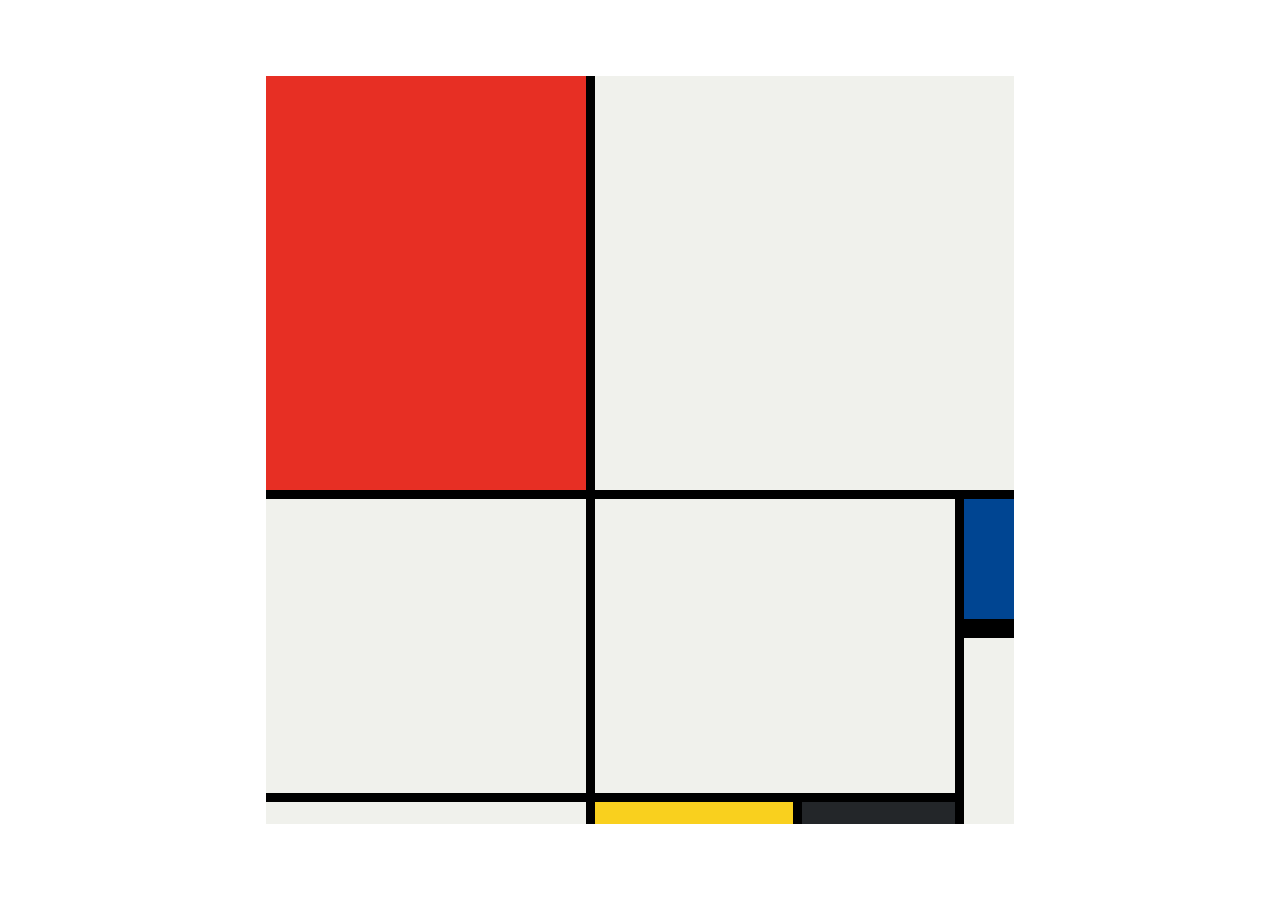
<file: 10.3 Mondrian Project/index.html>
<!DOCTYPE html>
<html lang="en">

<head>
  <meta charset="UTF-8">
  <meta name="viewport" content="width=device-width, initial-scale=1.0">
  <title>Mondrian Project</title>
  <style>
    /* 
    Write your CSS here 
    Gap Colour: #000
    White: #F0F1EC
    Red: #E72F24
    Black: #232629
    Blue: #004592
    Yellow: #F9D01E

    For dimensions, see dimensions.png image.
    HINT: Remember you can't change the properties of grid lines.
    But grid lines are transparent!
    */
    body {
      display: flex;
      justify-content: center;
      align-items: center;
      height: 100vh;
      margin: 0;
      padding: 0;
    }

    .container {
      height: 748px;
      width: 748px;
      display: grid;
      background-color: #000;
      grid-template-columns: 320px 198px 153px 50px;
      grid-template-rows: 414px 130px 155px 22px;
      gap: 9px;
    }

    .item {
      background-color: #F0F1EC;
    }

    .red {
      background-color: #E72F24;
    }

    .white1 {
      grid-column: span 3;
    }

    .white2 {
      grid-row: span 2;
    }

    .white3 {
      grid-area: 2 / 2 / 4 /4
    }

    .blue {
      background-color: #004592;
      border-bottom: 10px solid #000;
    }

    .white4 {
      grid-row: span 2;
    }

    .yellow {
      background-color: #F9D01E;
    }

    .black {
      background-color: #232629;
    }
  </style>
</head>

<body>
  <!-- Write your HTML here -->
  <div class="container">
    <div class="item red"></div>
    <div class="item white1"></div>
    <div class="item white2"></div>
    <div class="item white3"></div>

    <div class="item blue"></div>
    <div class="item white4"></div>

    <div class="item"></div>
    <div class="item yellow"></div>
    <div class="item black"></div>
  </div>
</body>

</html>
</file>
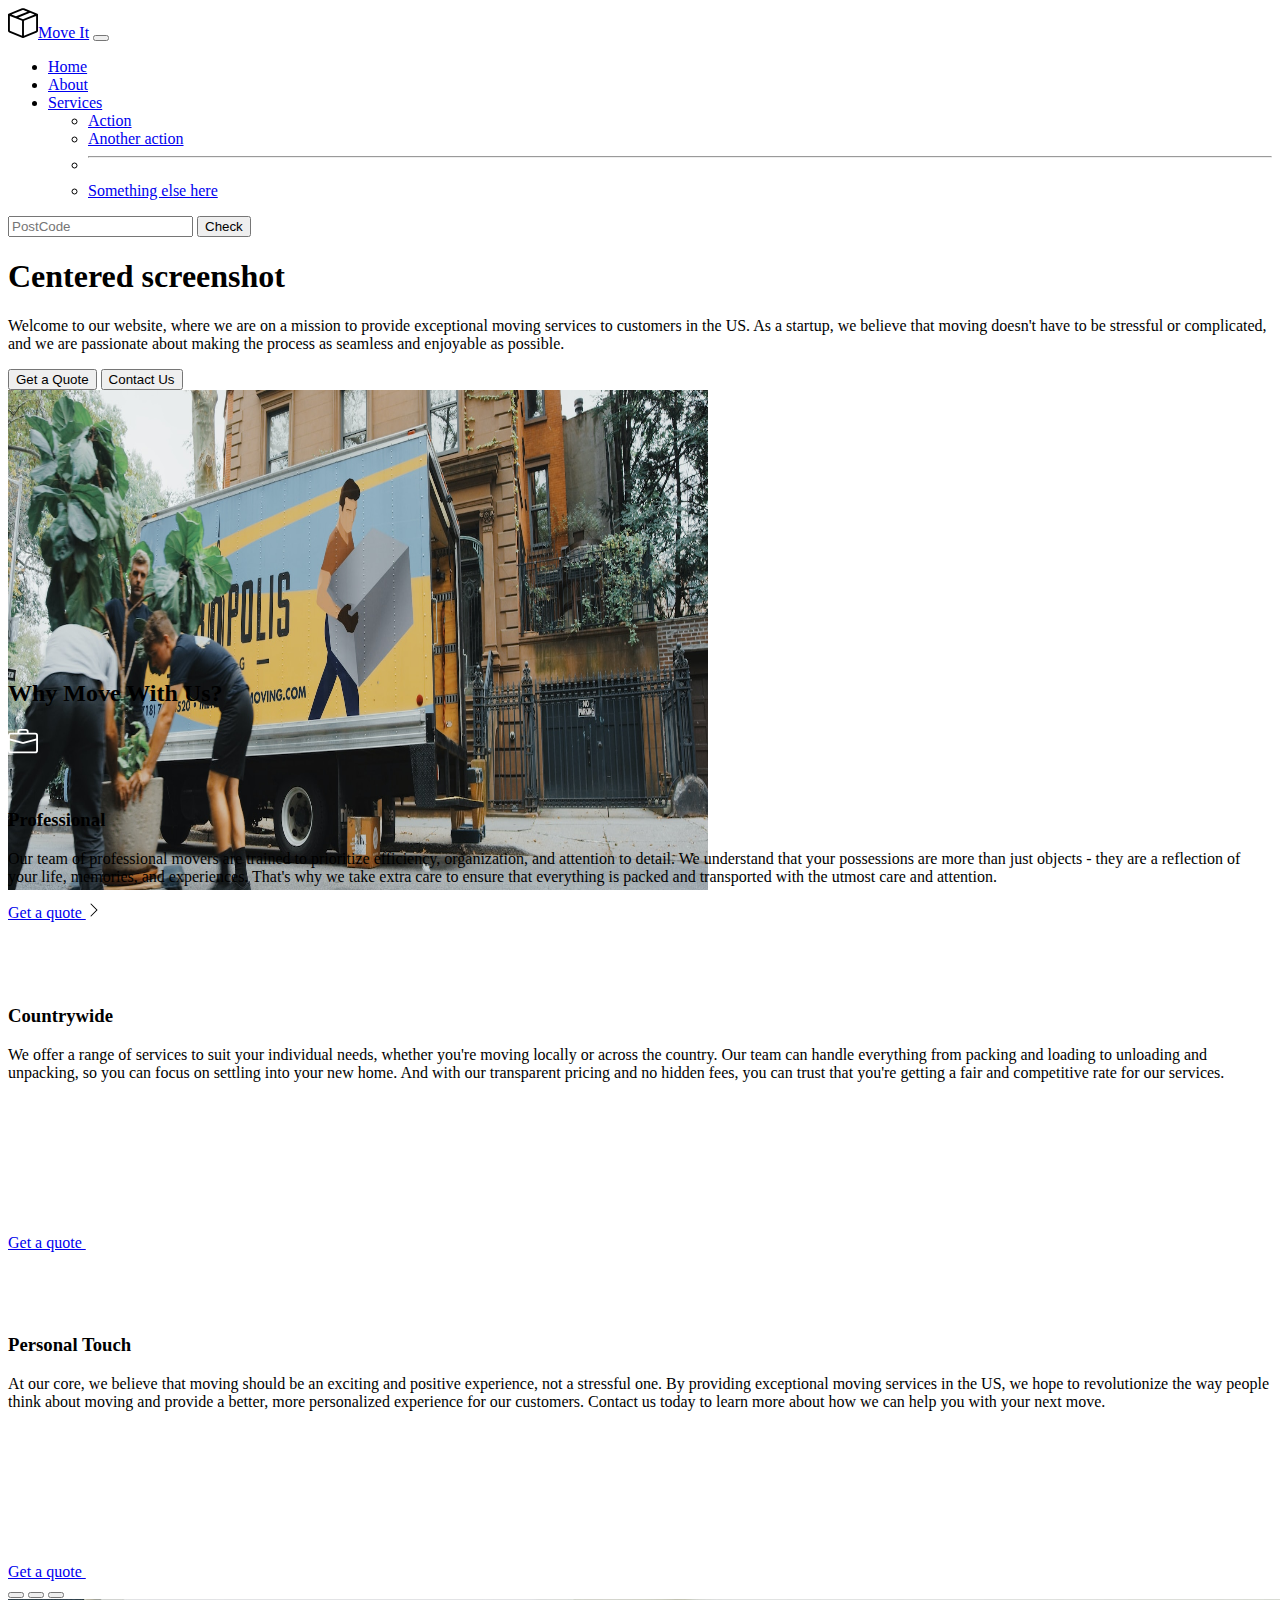
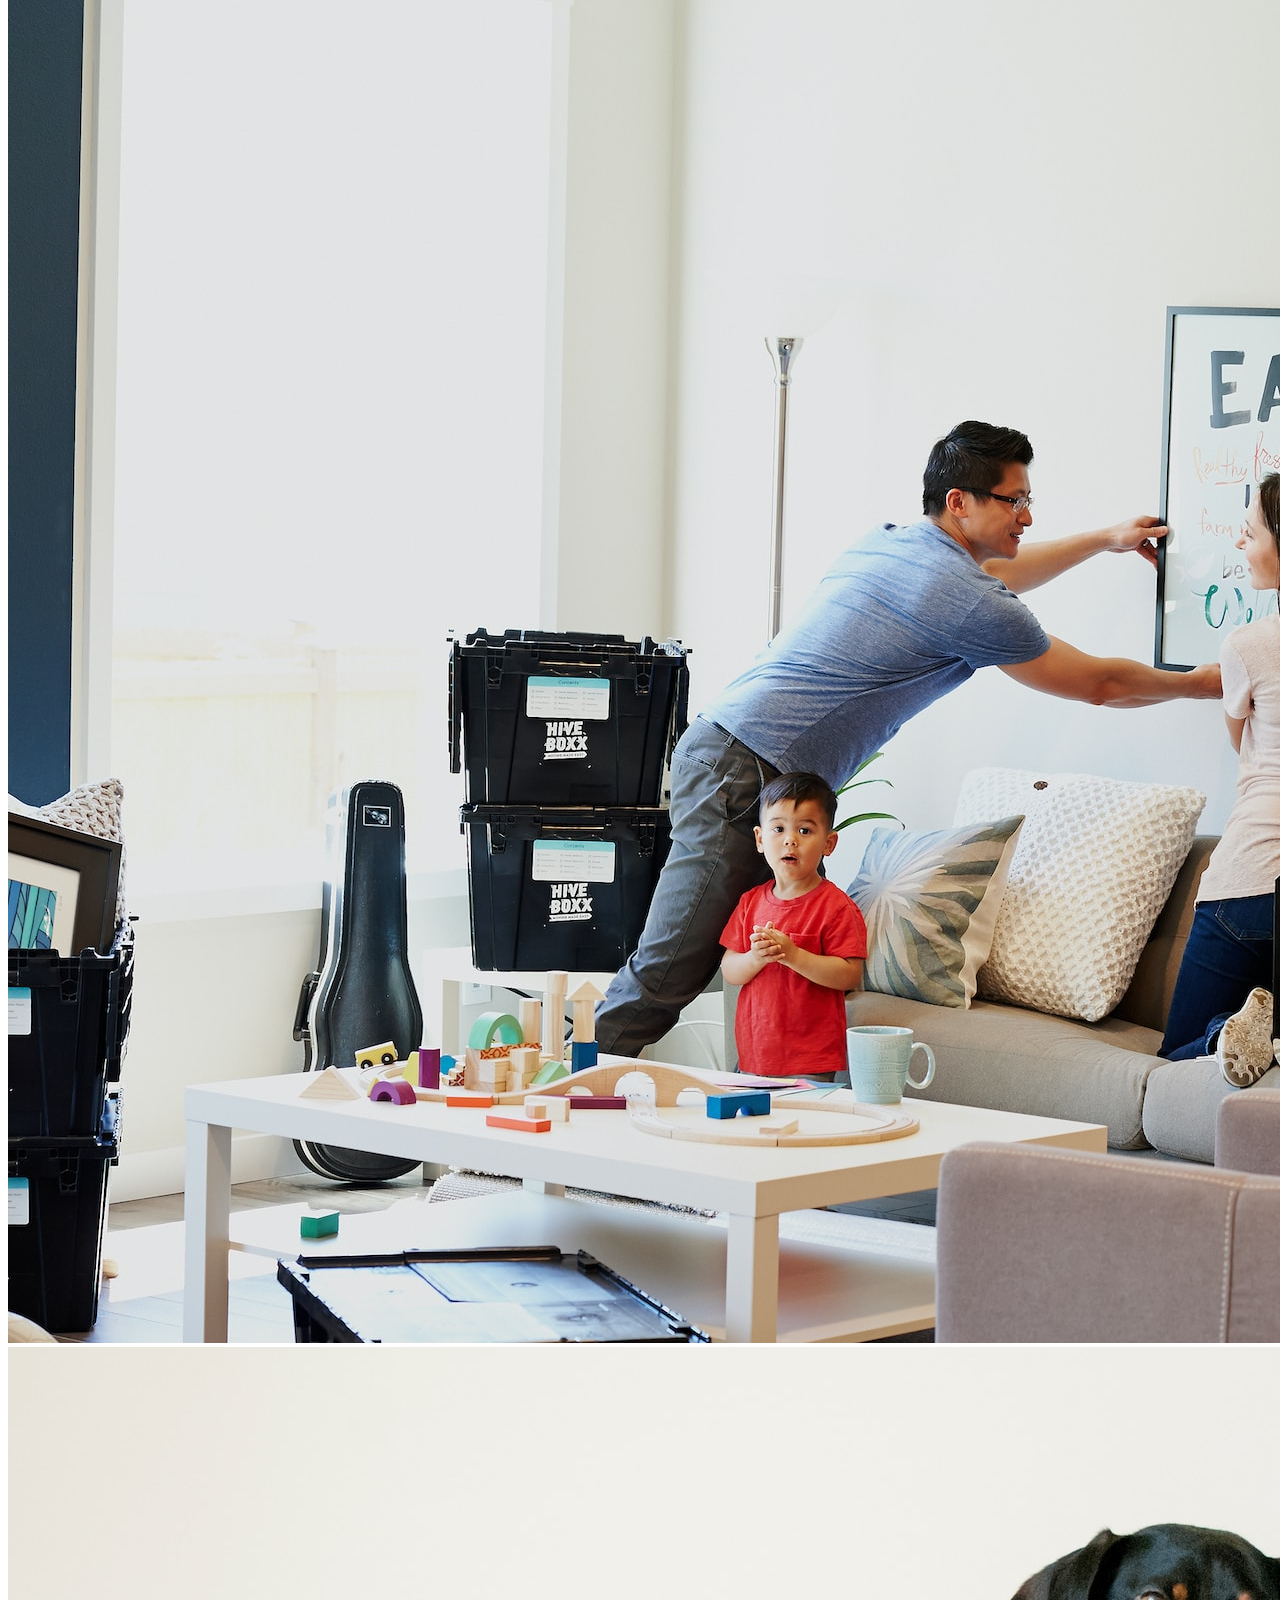
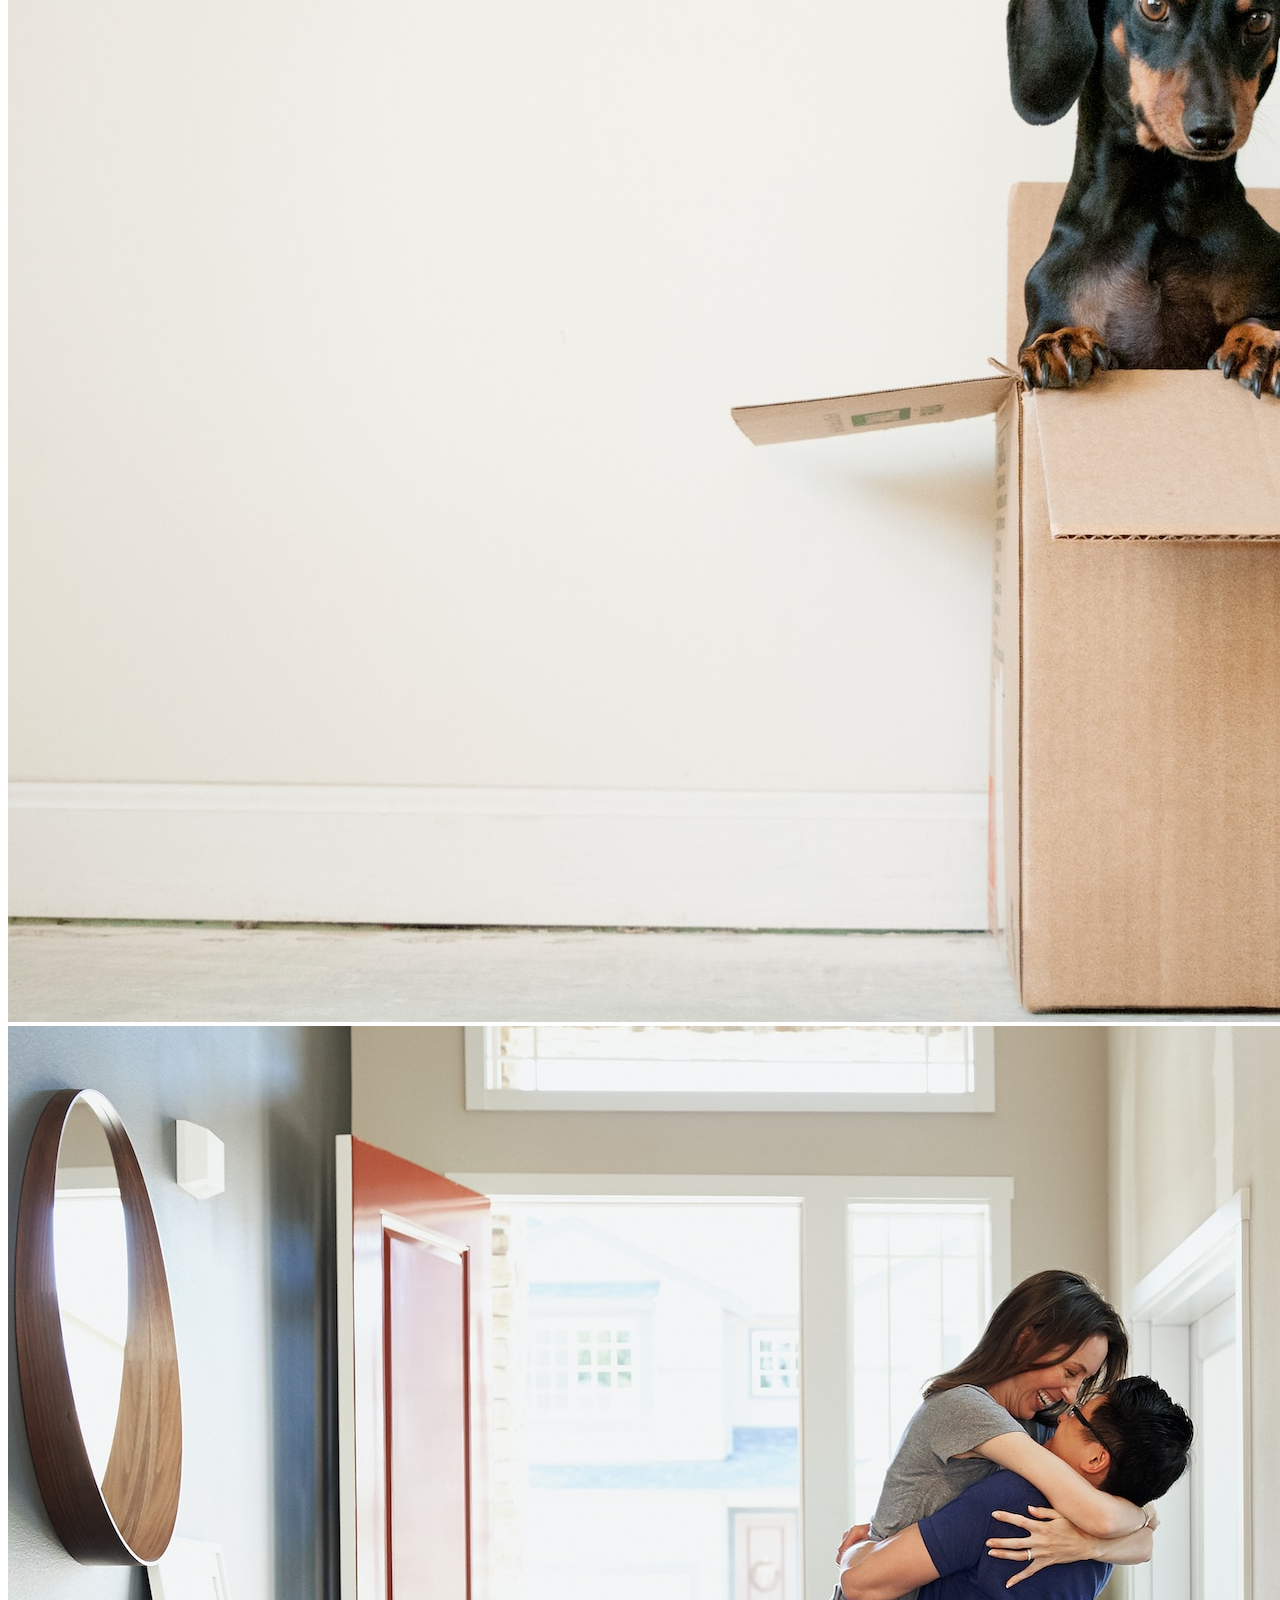
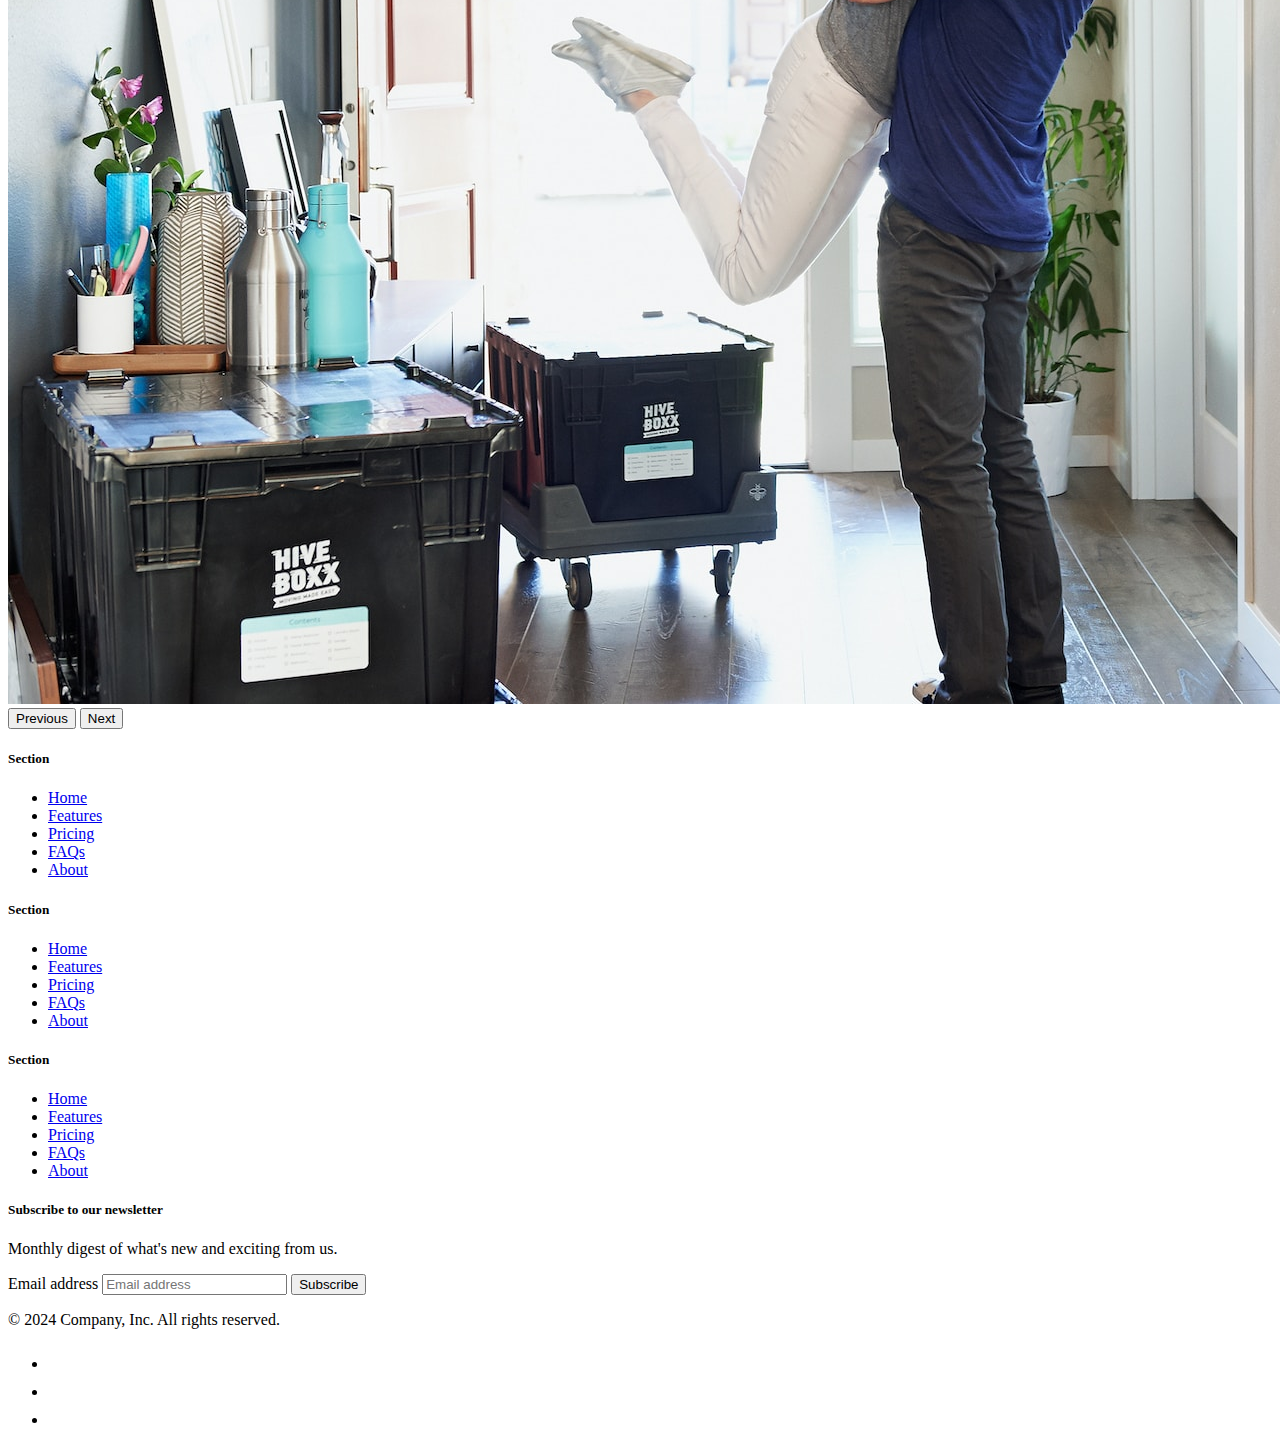
<file: 11.2 Bootstrap Components/index.html>
<!DOCTYPE html>
<html lang="en" >

<head>
  <meta charset="UTF-8">
  <meta name="viewport" content="width=device-width, initial-scale=1.0">
  <title>Bootstrap Components</title>
  <link href="https://cdn.jsdelivr.net/npm/bootstrap@5.3.0-alpha2/dist/css/bootstrap.min.css" rel="stylesheet"
    integrity="sha384-aFq/bzH65dt+w6FI2ooMVUpc+21e0SRygnTpmBvdBgSdnuTN7QbdgL+OapgHtvPp" crossorigin="anonymous">
  <style>
.feature-icon {
    width: 4rem;
    height: 4rem;
    border-radius: .75rem;
}

  </style>
</head>

<body>
  <nav class="navbar navbar-expand-lg bg-body-tertiary">
    <div class="container-fluid">
      <a class="navbar-brand" href="#"><img src="./box-seam.svg" alt="moveit brand icon"height=30>Move It</a>
      <button class="navbar-toggler" type="button" data-bs-toggle="collapse" data-bs-target="#navbarSupportedContent" aria-controls="navbarSupportedContent" aria-expanded="false" aria-label="Toggle navigation">
        <span class="navbar-toggler-icon"></span>
      </button>
      <div class="collapse navbar-collapse" id="navbarSupportedContent">
        <ul class="navbar-nav me-auto mb-2 mb-lg-0">
          <li class="nav-item">
            <a class="nav-link active" aria-current="page" href="#">Home</a>
          </li>
          <li class="nav-item">
            <a class="nav-link" href="#">About</a>
          </li>
          <li class="nav-item dropdown">
            <a class="nav-link dropdown-toggle" href="#" role="button" data-bs-toggle="dropdown" aria-expanded="false">
              Services
            </a>
            <ul class="dropdown-menu">
              <li><a class="dropdown-item" href="#">Action</a></li>
              <li><a class="dropdown-item" href="#">Another action</a></li>
              <li><hr class="dropdown-divider"></li>
              <li><a class="dropdown-item" href="#">Something else here</a></li>
            </ul>
          </li>
        </ul>
        <form class="d-flex" role="search">
          <input class="form-control me-2" type="search" placeholder="PostCode" aria-label="Search">
          <button class="btn btn-outline-success" type="submit">Check</button>
        </form>
      </div>
    </div>
  </nav>
  <div class="px-4 pt-5 my-5 text-center border-bottom">
    <h1 class="display-4 fw-bold text-body-emphasis">Centered screenshot</h1>
    <div class="col-lg-6 mx-auto">
      <p class="lead mb-4">Welcome to our website, where we are on a mission to provide exceptional moving services to customers in the US. As a startup, we believe that moving doesn't have to be stressful or complicated, and we are passionate about making the process as seamless and enjoyable as possible.</p>
      <div class="d-grid gap-2 d-sm-flex justify-content-sm-center mb-5">
        <button type="button" class="btn btn-primary btn-lg px-4 me-sm-3">Get a Quote</button>
        <button type="button" class="btn btn-outline-secondary btn-lg px-4">Contact Us</button>
      </div>
    </div>
    <div class="overflow-hidden" style="max-height: 30vh;">
      <div class="container px-5">
        <img src="./moving-van.jpg" class="img-fluid border rounded-3 shadow-lg mb-4" alt="Example image" width="700" height="500" loading="lazy">
      </div>
    </div>
  </div>


  <div class="container px-4 py-5" id="featured-3">
    <h2 class="pb-2 border-bottom">Why Move With Us?</h2>
    <div class="row g-4 py-5 row-cols-1 row-cols-lg-3">
      <div class="feature col">
        <div class="feature-icon d-inline-flex align-items-center justify-content-center text-bg-primary bg-gradient fs-2 mb-3">
          <img src="./briefcase.svg" alt="briefcase" height="30">
        </div>
        <h3 class="fs-2 text-body-emphasis">Professional</h3>
        <p>Our team of professional movers are trained to prioritize efficiency, organization, and attention to detail. We understand that your possessions are more than just objects - they are a reflection of your life, memories, and experiences. That's why we take extra care to ensure that everything is packed and transported with the utmost care and attention.</p>
        <a href="#" class="icon-link">
          Get a quote
          <img src="./chevron-right.svg" alt="chevron-right">
        </a>
      </div>
      <div class="feature col">
        <div class="feature-icon d-inline-flex align-items-center justify-content-center text-bg-primary bg-gradient fs-2 mb-3">
          <img src="./bus-front.svg" alt="busfront" height="30">
        </div>
        <h3 class="fs-2 text-body-emphasis">Countrywide</h3>
        <p>We offer a range of services to suit your individual needs, whether you're moving locally or across the country. Our team can handle everything from packing and loading to unloading and unpacking, so you can focus on settling into your new home. And with our transparent pricing and no hidden fees, you can trust that you're getting a fair and competitive rate for our services.</p>
        <a href="#" class="icon-link">
          Get a quote
          <svg class="bi"><use xlink:href="#chevron-right"></use></svg>
        </a>
      </div>
      <div class="feature col">
        <div class="feature-icon d-inline-flex align-items-center justify-content-center text-bg-primary bg-gradient fs-2 mb-3">
          <img src="./chat-square-heart.svg" alt="chatsquareheart" height="30">
        </div>
        <h3 class="fs-2 text-body-emphasis">Personal Touch</h3>
        <p>At our core, we believe that moving should be an exciting and positive experience, not a stressful one. By providing exceptional moving services in the US, we hope to revolutionize the way people think about moving and provide a better, more personalized experience for our customers. Contact us today to learn more about how we can help you with your next move.</p>
        <a href="#" class="icon-link">
          Get a quote
          <svg class="bi"><use xlink:href="#chevron-right"></use></svg>
        </a>
      </div>
    </div>
  </div>


<div class="container">
  <div id="carouselExampleIndicators" class="carousel slide">
    <div class="carousel-indicators">
      <button type="button" data-bs-target="#carouselExampleIndicators" data-bs-slide-to="0" class="active" aria-current="true" aria-label="Slide 1"></button>
      <button type="button" data-bs-target="#carouselExampleIndicators" data-bs-slide-to="1" aria-label="Slide 2"></button>
      <button type="button" data-bs-target="#carouselExampleIndicators" data-bs-slide-to="2" aria-label="Slide 3"></button>
    </div>
    <div class="carousel-inner">
      <div class="carousel-item active">
        <img src="./family.jpg" class="d-block w-100" alt="family">
      </div>
      <div class="carousel-item">
        <img src="./dog.jpg" class="d-block w-100" alt="dog">
      </div>
      <div class="carousel-item">
        <img src="./couple.jpg" class="d-block w-100" alt="couple">
      </div>
    </div>
    <button class="carousel-control-prev" type="button" data-bs-target="#carouselExampleIndicators" data-bs-slide="prev">
      <span class="carousel-control-prev-icon" aria-hidden="true"></span>
      <span class="visually-hidden">Previous</span>
    </button>
    <button class="carousel-control-next" type="button" data-bs-target="#carouselExampleIndicators" data-bs-slide="next">
      <span class="carousel-control-next-icon" aria-hidden="true"></span>
      <span class="visually-hidden">Next</span>
    </button>
  </div>
</div>

<div class="container">
<footer class="py-5">
  <div class="row">
    <div class="col-6 col-md-2 mb-3">
      <h5>Section</h5>
      <ul class="nav flex-column">
        <li class="nav-item mb-2"><a href="#" class="nav-link p-0 text-body-secondary">Home</a></li>
        <li class="nav-item mb-2"><a href="#" class="nav-link p-0 text-body-secondary">Features</a></li>
        <li class="nav-item mb-2"><a href="#" class="nav-link p-0 text-body-secondary">Pricing</a></li>
        <li class="nav-item mb-2"><a href="#" class="nav-link p-0 text-body-secondary">FAQs</a></li>
        <li class="nav-item mb-2"><a href="#" class="nav-link p-0 text-body-secondary">About</a></li>
      </ul>
    </div>

    <div class="col-6 col-md-2 mb-3">
      <h5>Section</h5>
      <ul class="nav flex-column">
        <li class="nav-item mb-2"><a href="#" class="nav-link p-0 text-body-secondary">Home</a></li>
        <li class="nav-item mb-2"><a href="#" class="nav-link p-0 text-body-secondary">Features</a></li>
        <li class="nav-item mb-2"><a href="#" class="nav-link p-0 text-body-secondary">Pricing</a></li>
        <li class="nav-item mb-2"><a href="#" class="nav-link p-0 text-body-secondary">FAQs</a></li>
        <li class="nav-item mb-2"><a href="#" class="nav-link p-0 text-body-secondary">About</a></li>
      </ul>
    </div>

    <div class="col-6 col-md-2 mb-3">
      <h5>Section</h5>
      <ul class="nav flex-column">
        <li class="nav-item mb-2"><a href="#" class="nav-link p-0 text-body-secondary">Home</a></li>
        <li class="nav-item mb-2"><a href="#" class="nav-link p-0 text-body-secondary">Features</a></li>
        <li class="nav-item mb-2"><a href="#" class="nav-link p-0 text-body-secondary">Pricing</a></li>
        <li class="nav-item mb-2"><a href="#" class="nav-link p-0 text-body-secondary">FAQs</a></li>
        <li class="nav-item mb-2"><a href="#" class="nav-link p-0 text-body-secondary">About</a></li>
      </ul>
    </div>

    <div class="col-md-5 offset-md-1 mb-3">
      <form>
        <h5>Subscribe to our newsletter</h5>
        <p>Monthly digest of what's new and exciting from us.</p>
        <div class="d-flex flex-column flex-sm-row w-100 gap-2">
          <label for="newsletter1" class="visually-hidden">Email address</label>
          <input id="newsletter1" type="text" class="form-control" placeholder="Email address">
          <button class="btn btn-primary" type="button">Subscribe</button>
        </div>
      </form>
    </div>
  </div>

  <div class="d-flex flex-column flex-sm-row justify-content-between py-4 my-4 border-top">
    <p>© 2024 Company, Inc. All rights reserved.</p>
    <ul class="list-unstyled d-flex">
      <li class="ms-3"><a class="link-body-emphasis" href="#"><svg class="bi" width="24" height="24"><use xlink:href="#twitter"></use></svg></a></li>
      <li class="ms-3"><a class="link-body-emphasis" href="#"><svg class="bi" width="24" height="24"><use xlink:href="#instagram"></use></svg></a></li>
      <li class="ms-3"><a class="link-body-emphasis" href="#"><svg class="bi" width="24" height="24"><use xlink:href="#facebook"></use></svg></a></li>
    </ul>
  </div>
</footer>
</div>
<script src="https://cdn.jsdelivr.net/npm/bootstrap@5.3.3/dist/js/bootstrap.bundle.min.js" integrity="sha384-YvpcrYf0tY3lHB60NNkmXc5s9fDVZLESaAA55NDzOxhy9GkcIdslK1eN7N6jIeHz" crossorigin="anonymous"></script>
</body>

</html>
</file>
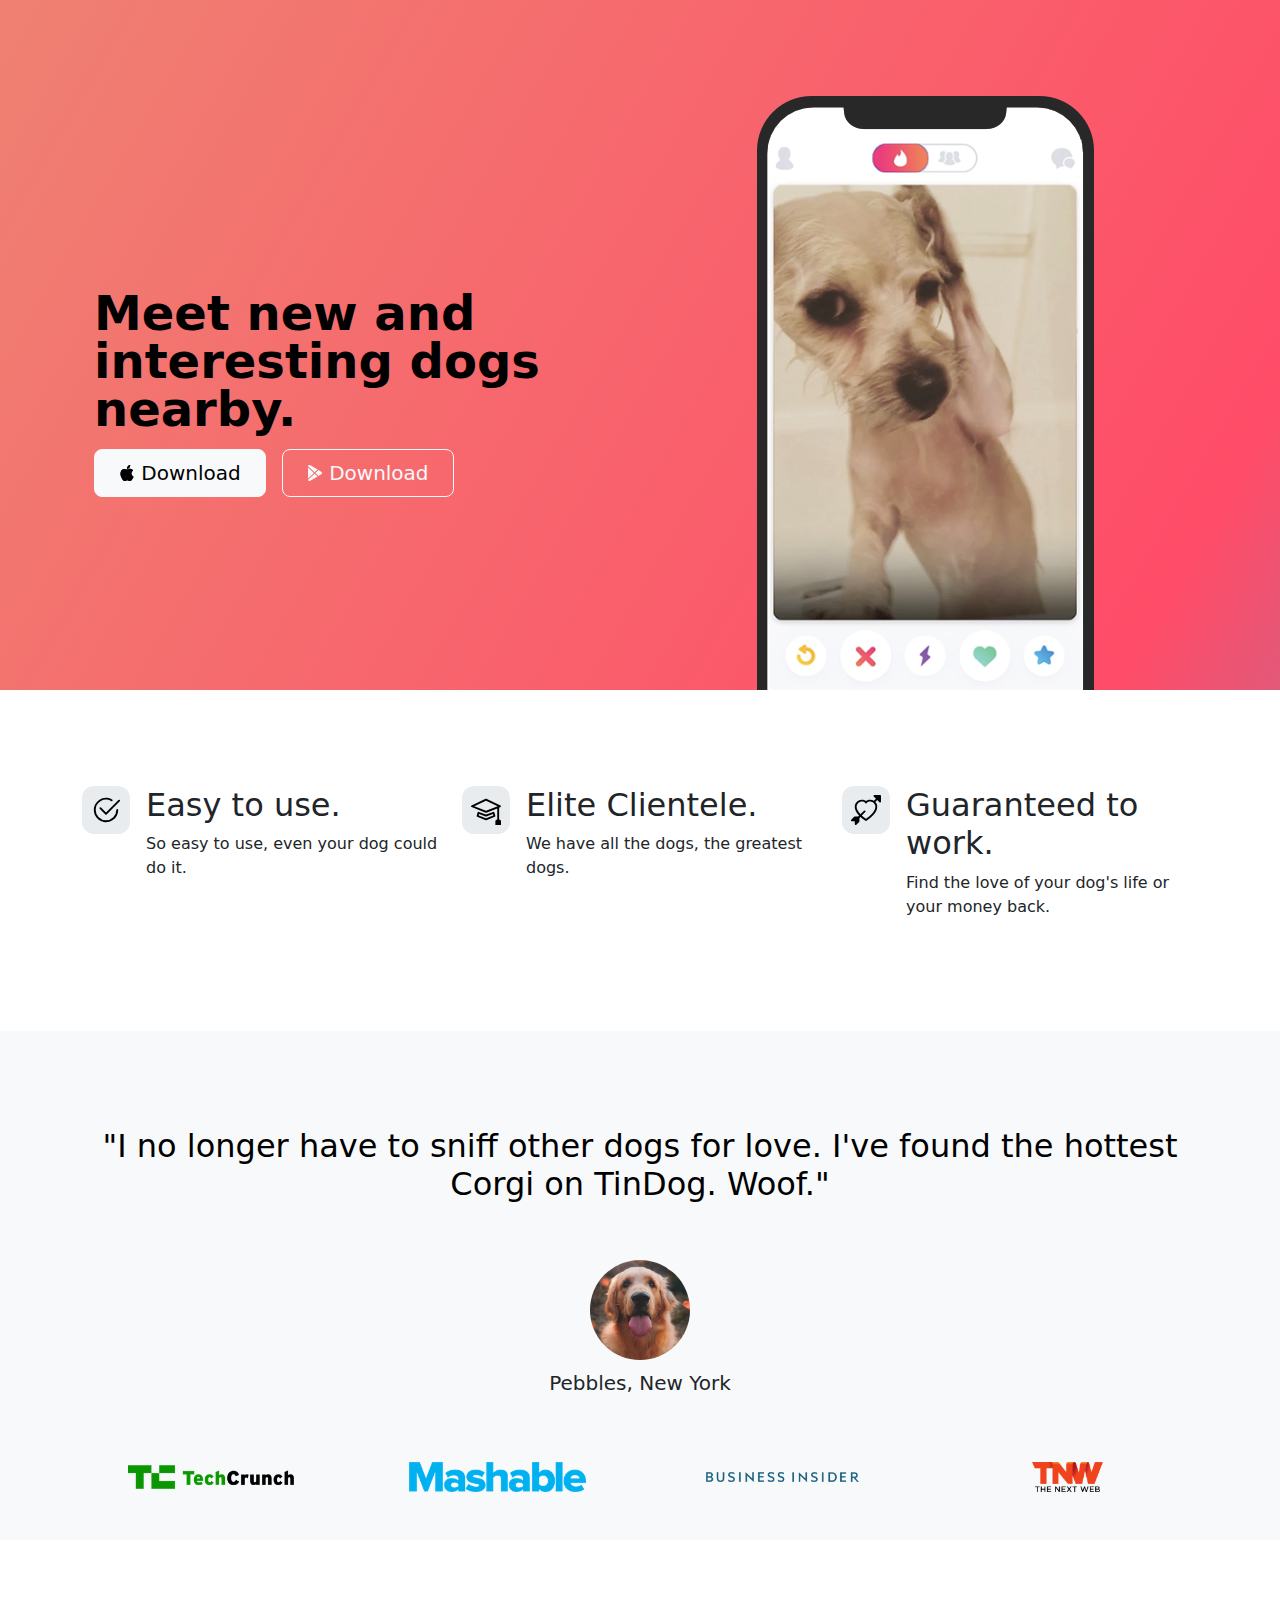
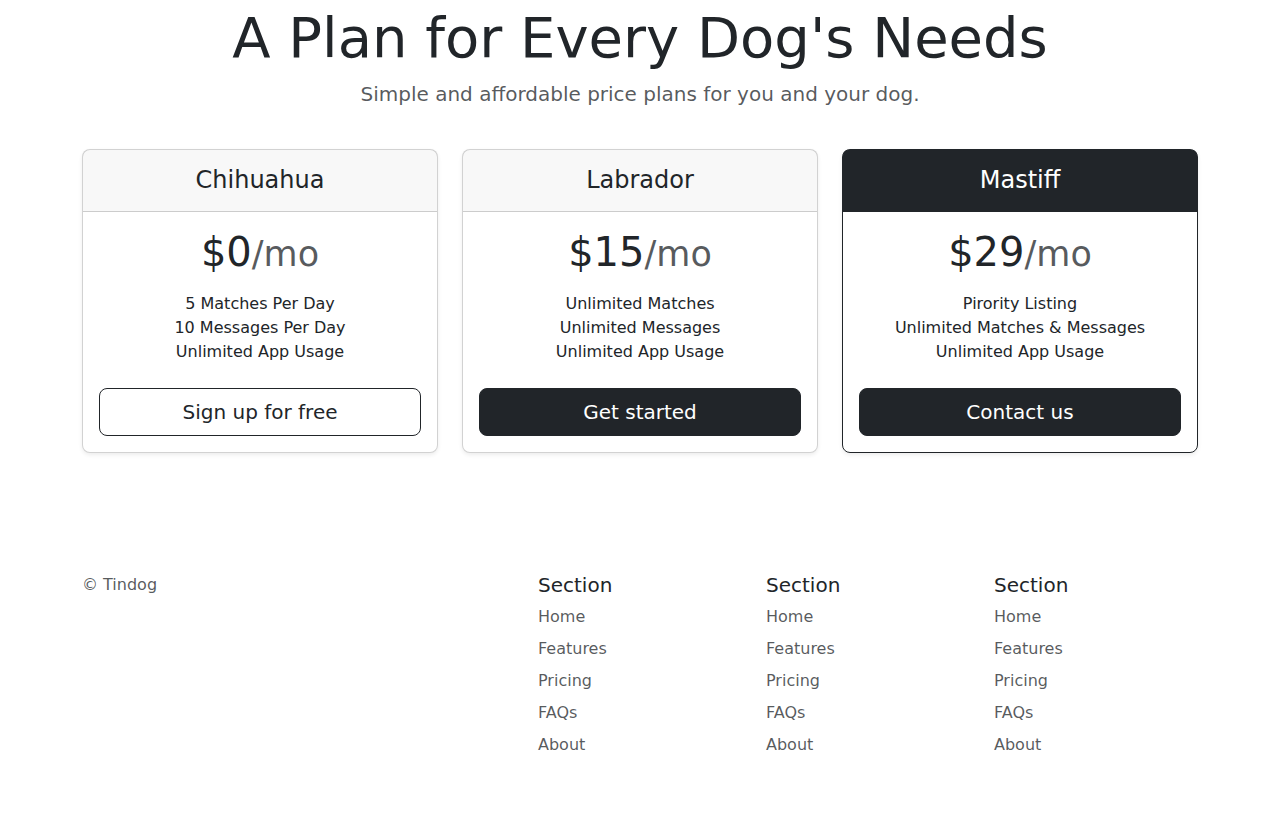
<file: 11.3 TinDog Project/index.html>
<!DOCTYPE html>
<html lang="en">

<head>
  <meta charset="UTF-8">
  <meta name="viewport" content="width=device-width, initial-scale=1.0">
  <title>TinDog</title>
  <link href="https://cdn.jsdelivr.net/npm/bootstrap@5.3.3/dist/css/bootstrap.min.css" rel="stylesheet" integrity="sha384-QWTKZyjpPEjISv5WaRU9OFeRpok6YctnYmDr5pNlyT2bRjXh0JMhjY6hW+ALEwIH" crossorigin="anonymous">
  <link rel="stylesheet" href="./css/style.css">
</head>

<body>

  <!-- Title -->
  <section id="title" class="gradient-background">
    <div class="container col-xxl-8 px-4 pt-5">
      <div class="row flex-lg-row-reverse align-items-center g-5 pt-5">
        <div class="col-10 col-sm-8 col-lg-6">
          <img src="./images/iphone.png" class="d-block mx-lg-auto img-fluid" alt="Bootstrap Themes" height="200" loading="lazy">
        </div>
          <div class="col-lg-6">
            <h1 class="display-5 fw-bold text-body-emphasis lh-1 mb-3">Meet new and interesting dogs nearby.</h1>
  
            <div class="d-grid gap-2 d-md-flex justify-content-md-start">
              <button type="button" class="btn btn-light btn-lg px-4 me-md-2"><svg xmlns="http://www.w3.org/2000/svg" width="16" height="16" fill="currentColor" class="bi bi-apple mb-1" viewBox="0 0 16 16">
                  <path d="M11.182.008C11.148-.03 9.923.023 8.857 1.18c-1.066 1.156-.902 2.482-.878 2.516.024.034 1.52.087 2.475-1.258.955-1.345.762-2.391.728-2.43Zm3.314 11.733c-.048-.096-2.325-1.234-2.113-3.422.212-2.189 1.675-2.789 1.698-2.854.023-.065-.597-.79-1.254-1.157a3.692 3.692 0 0 0-1.563-.434c-.108-.003-.483-.095-1.254.116-.508.139-1.653.589-1.968.607-.316.018-1.256-.522-2.267-.665-.647-.125-1.333.131-1.824.328-.49.196-1.422.754-2.074 2.237-.652 1.482-.311 3.83-.067 4.56.244.729.625 1.924 1.273 2.796.576.984 1.34 1.667 1.659 1.899.319.232 1.219.386 1.843.067.502-.308 1.408-.485 1.766-.472.357.013 1.061.154 1.782.539.571.197 1.111.115 1.652-.105.541-.221 1.324-1.059 2.238-2.758.347-.79.505-1.217.473-1.282Z"></path>
                  <path d="M11.182.008C11.148-.03 9.923.023 8.857 1.18c-1.066 1.156-.902 2.482-.878 2.516.024.034 1.52.087 2.475-1.258.955-1.345.762-2.391.728-2.43Zm3.314 11.733c-.048-.096-2.325-1.234-2.113-3.422.212-2.189 1.675-2.789 1.698-2.854.023-.065-.597-.79-1.254-1.157a3.692 3.692 0 0 0-1.563-.434c-.108-.003-.483-.095-1.254.116-.508.139-1.653.589-1.968.607-.316.018-1.256-.522-2.267-.665-.647-.125-1.333.131-1.824.328-.49.196-1.422.754-2.074 2.237-.652 1.482-.311 3.83-.067 4.56.244.729.625 1.924 1.273 2.796.576.984 1.34 1.667 1.659 1.899.319.232 1.219.386 1.843.067.502-.308 1.408-.485 1.766-.472.357.013 1.061.154 1.782.539.571.197 1.111.115 1.652-.105.541-.221 1.324-1.059 2.238-2.758.347-.79.505-1.217.473-1.282Z"></path>
                </svg> Download</button>
              <button type="button" class="btn btn-outline-light btn-lg px-4"><svg xmlns="http://www.w3.org/2000/svg" width="16" height="16" fill="currentColor" class="bi bi-google-play mb-1" viewBox="0 0 16 16">
                  <path d="M14.222 9.374c1.037-.61 1.037-2.137 0-2.748L11.528 5.04 8.32 8l3.207 2.96 2.694-1.586Zm-3.595 2.116L7.583 8.68 1.03 14.73c.201 1.029 1.36 1.61 2.303 1.055l7.294-4.295ZM1 13.396V2.603L6.846 8 1 13.396ZM1.03 1.27l6.553 6.05 3.044-2.81L3.333.215C2.39-.341 1.231.24 1.03 1.27Z"></path>
                </svg> Download</button>
            </div>
          </div>
      </div>
    </div>
  </section>
  <!-- Features -->
  <section id="features">
    <div class="container mt-5">
      <div class="row g-4 py-5 row-cols-1 row-cols-lg-3">
        <div class="col d-flex align-items-start">
          <div class="icon-square text-body-emphasis bg-body-secondary d-inline-flex align-items-center justify-content-center fs-4 flex-shrink-0 me-3">
            <svg xmlns="http://www.w3.org/2000/svg" height="30" fill="currentColor" class="bi bi-check2-circle" viewBox="0 0 16 16">
              <path d="M2.5 8a5.5 5.5 0 0 1 8.25-4.764.5.5 0 0 0 .5-.866A6.5 6.5 0 1 0 14.5 8a.5.5 0 0 0-1 0 5.5 5.5 0 1 1-11 0z"></path>
              <path d="M15.354 3.354a.5.5 0 0 0-.708-.708L8 9.293 5.354 6.646a.5.5 0 1 0-.708.708l3 3a.5.5 0 0 0 .708 0l7-7z"></path>
            </svg>
          </div>
          <div>
            <h3 class="fs-2">Easy to use.</h3>
            <p>So easy to use, even your dog could do it.</p>

          </div>
        </div>
        <div class="col d-flex align-items-start">
          <div class="icon-square text-body-emphasis bg-body-secondary d-inline-flex align-items-center justify-content-center fs-4 flex-shrink-0 me-3">
            <svg xmlns="http://www.w3.org/2000/svg" height="30" fill="currentColor" class="bi bi-mortarboard" viewBox="0 0 16 16">
              <path d="M8.211 2.047a.5.5 0 0 0-.422 0l-7.5 3.5a.5.5 0 0 0 .025.917l7.5 3a.5.5 0 0 0 .372 0L14 7.14V13a1 1 0 0 0-1 1v2h3v-2a1 1 0 0 0-1-1V6.739l.686-.275a.5.5 0 0 0 .025-.917l-7.5-3.5ZM8 8.46 1.758 5.965 8 3.052l6.242 2.913L8 8.46Z"></path>
              <path d="M4.176 9.032a.5.5 0 0 0-.656.327l-.5 1.7a.5.5 0 0 0 .294.605l4.5 1.8a.5.5 0 0 0 .372 0l4.5-1.8a.5.5 0 0 0 .294-.605l-.5-1.7a.5.5 0 0 0-.656-.327L8 10.466 4.176 9.032Zm-.068 1.873.22-.748 3.496 1.311a.5.5 0 0 0 .352 0l3.496-1.311.22.748L8 12.46l-3.892-1.556Z"></path>
            </svg>
          </div>
          <div>
            <h3 class="fs-2">Elite Clientele.</h3>
            <p>We have all the dogs, the greatest dogs.</p>

          </div>
        </div>
        <div class="col d-flex align-items-start">
          <div class="icon-square text-body-emphasis bg-body-secondary d-inline-flex align-items-center justify-content-center fs-4 flex-shrink-0 me-3">
            <svg xmlns="http://www.w3.org/2000/svg" height="30" fill="currentColor" class="bi bi-arrow-through-heart" viewBox="0 0 16 16">
              <path fill-rule="evenodd" d="M2.854 15.854A.5.5 0 0 1 2 15.5V14H.5a.5.5 0 0 1-.354-.854l1.5-1.5A.5.5 0 0 1 2 11.5h1.793l.53-.53c-.771-.802-1.328-1.58-1.704-2.32-.798-1.575-.775-2.996-.213-4.092C3.426 2.565 6.18 1.809 8 3.233c1.25-.98 2.944-.928 4.212-.152L13.292 2 12.147.854A.5.5 0 0 1 12.5 0h3a.5.5 0 0 1 .5.5v3a.5.5 0 0 1-.854.354L14 2.707l-1.006 1.006c.236.248.44.531.6.845.562 1.096.585 2.517-.213 4.092-.793 1.563-2.395 3.288-5.105 5.08L8 13.912l-.276-.182a21.86 21.86 0 0 1-2.685-2.062l-.539.54V14a.5.5 0 0 1-.146.354l-1.5 1.5Zm2.893-4.894A20.419 20.419 0 0 0 8 12.71c2.456-1.666 3.827-3.207 4.489-4.512.679-1.34.607-2.42.215-3.185-.817-1.595-3.087-2.054-4.346-.761L8 4.62l-.358-.368c-1.259-1.293-3.53-.834-4.346.761-.392.766-.464 1.845.215 3.185.323.636.815 1.33 1.519 2.065l1.866-1.867a.5.5 0 1 1 .708.708L5.747 10.96Z"></path>
            </svg>
          </div>
          <div>
            <h3 class="fs-2">Guaranteed to work.</h3>
            <p>Find the love of your dog's life or your money back.</p>

          </div>
        </div>
      </div>
    </div>
  </section>
  <!-- Testimonial -->
  <section id="testimonial">
    <div class="my-5">
      <div class="p-5 text-center bg-body-tertiary">
        <div class="container py-5">
          <h2 class="text-body-emphasis">"I no longer have to sniff other dogs for love. I've found the hottest Corgi on
            TinDog. Woof."</h2>
          <img class="profile-img mt-5" src="./images/dog-img.jpg" alt="dog image">
          <p class="col-lg-8 mx-auto lead mt-2">
            Pebbles, New York
          </p>
        </div>

        <div class="container">
          <div class="row">
            <div class="col-lg-3 col-sm-12">
              <img src="./images/techcrunch.png" alt="techcrunch" height="30">
            </div>
            <div class="col-lg-3 col-sm-12">
              <img src="./images/mashable.png" alt="mashable" height="30">
            </div>
            <div class="col-lg-3 col-sm-12">
              <img src="./images/bizinsider.png" alt="bizinsider" height="30">
            </div>
            <div class="col-lg-3 col-sm-12">
              <img src="./images/tnw.png" alt="tnw" height="30">
            </div>
          </div>
        </div>
      </div>
    </div>
  </section>
  <!-- Pricing -->
  <section id="pricing">
    <div class="container">
      <div class="pricing-header p-3 pb-md-4 mx-auto text-center">
        <h2 class="display-4 fw-normal">A Plan for Every Dog's Needs</h2>
        <p class="fs-5 text-body-secondary">Simple and affordable price plans for you and your dog.
      </p></div>
      <div class="row row-cols-1 row-cols-md-3 mb-3 text-center">
        <div class="col">
          <div class="card mb-4 rounded-3 shadow-sm">
            <div class="card-header py-3">
              <h4 class="my-0 fw-normal">Chihuahua</h4>
            </div>
            <div class="card-body">
              <h1 class="card-title pricing-card-title">$0<small class="text-body-secondary fw-light">/mo</small></h1>
              <ul class="list-unstyled mt-3 mb-4">
                <li>5 Matches Per Day</li>
                <li>10 Messages Per Day</li>
                <li>Unlimited App Usage</li>
              </ul>
              <button type="button" class="w-100 btn btn-lg btn-outline-dark">Sign up for free</button>
            </div>
          </div>
        </div>
        <div class="col">
          <div class="card mb-4 rounded-3 shadow-sm">
            <div class="card-header py-3">
              <h4 class="my-0 fw-normal">Labrador</h4>
            </div>
            <div class="card-body">
              <h1 class="card-title pricing-card-title">$15<small class="text-body-secondary fw-light">/mo</small></h1>
              <ul class="list-unstyled mt-3 mb-4">
                <li>Unlimited Matches</li>
                <li>Unlimited Messages</li>
                <li>Unlimited App Usage</li>
              </ul>
              <button type="button" class="w-100 btn btn-lg btn-dark">Get started</button>
            </div>
          </div>
        </div>
        <div class="col">
          <div class="card mb-4 rounded-3 shadow-sm border-dark">
            <div class="card-header py-3 text-bg-dark border-dark">
              <h4 class="my-0 fw-normal">Mastiff</h4>
            </div>
            <div class="card-body">
              <h1 class="card-title pricing-card-title">$29<small class="text-body-secondary fw-light">/mo</small></h1>
              <ul class="list-unstyled mt-3 mb-4">
                <li>Pirority Listing</li>
                <li>Unlimited Matches &amp; Messages</li>
                <li>Unlimited App Usage</li>
              </ul>
              <button type="button" class="w-100 btn btn-lg btn-dark">Contact us</button>
            </div>
          </div>
        </div>
      </div>
    </div>
  </section>
  <!-- Footer -->
  <section id="footer">
    <div class="container ">
      <footer class="row row-cols-1 row-cols-sm-2 row-cols-md-5 py-5 mt-5">
        <div class="col mb-3">

          <p class="text-body-secondary">© Tindog</p>
        </div>

        <div class="col mb-3">

        </div>

        <div class="col mb-3">
          <h5>Section</h5>
          <ul class="nav flex-column">
            <li class="nav-item mb-2"><a href="#" class="nav-link p-0 text-body-secondary">Home</a></li>
            <li class="nav-item mb-2"><a href="#" class="nav-link p-0 text-body-secondary">Features</a></li>
            <li class="nav-item mb-2"><a href="#" class="nav-link p-0 text-body-secondary">Pricing</a></li>
            <li class="nav-item mb-2"><a href="#" class="nav-link p-0 text-body-secondary">FAQs</a></li>
            <li class="nav-item mb-2"><a href="#" class="nav-link p-0 text-body-secondary">About</a></li>
          </ul>
        </div>

        <div class="col mb-3">
          <h5>Section</h5>
          <ul class="nav flex-column">
            <li class="nav-item mb-2"><a href="#" class="nav-link p-0 text-body-secondary">Home</a></li>
            <li class="nav-item mb-2"><a href="#" class="nav-link p-0 text-body-secondary">Features</a></li>
            <li class="nav-item mb-2"><a href="#" class="nav-link p-0 text-body-secondary">Pricing</a></li>
            <li class="nav-item mb-2"><a href="#" class="nav-link p-0 text-body-secondary">FAQs</a></li>
            <li class="nav-item mb-2"><a href="#" class="nav-link p-0 text-body-secondary">About</a></li>
          </ul>
        </div>

        <div class="col mb-3">
          <h5>Section</h5>
          <ul class="nav flex-column">
            <li class="nav-item mb-2"><a href="#" class="nav-link p-0 text-body-secondary">Home</a></li>
            <li class="nav-item mb-2"><a href="#" class="nav-link p-0 text-body-secondary">Features</a></li>
            <li class="nav-item mb-2"><a href="#" class="nav-link p-0 text-body-secondary">Pricing</a></li>
            <li class="nav-item mb-2"><a href="#" class="nav-link p-0 text-body-secondary">FAQs</a></li>
            <li class="nav-item mb-2"><a href="#" class="nav-link p-0 text-body-secondary">About</a></li>
          </ul>
        </div>
      </footer>
    </div>
  </section>
  <script src="https://cdn.jsdelivr.net/npm/bootstrap@5.3.3/dist/js/bootstrap.bundle.min.js" integrity="sha384-YvpcrYf0tY3lHB60NNkmXc5s9fDVZLESaAA55NDzOxhy9GkcIdslK1eN7N6jIeHz" crossorigin="anonymous"></script>
</body>

</html>
</file>
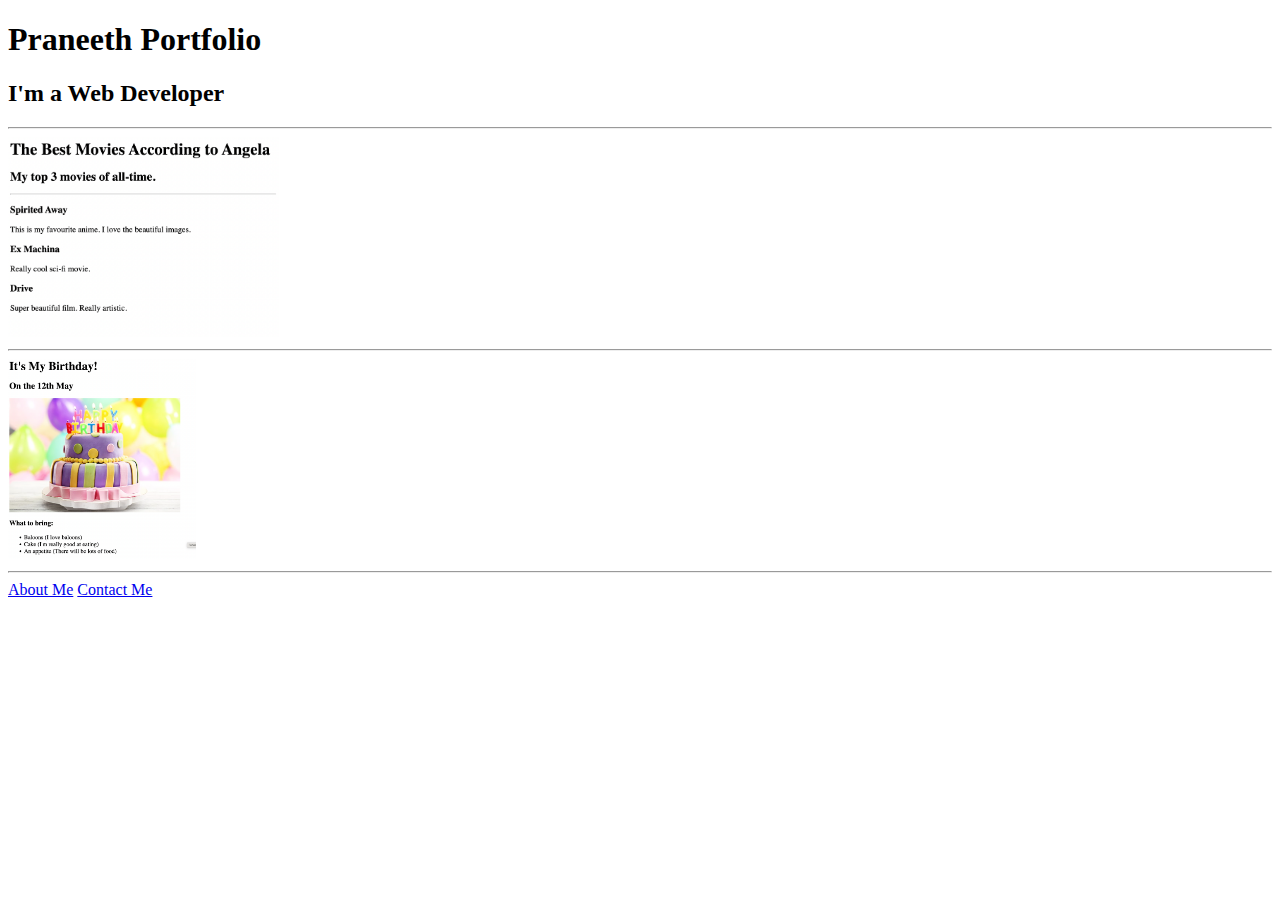
<file: 4.3 HTML Porfolio Project/index.html>
<!-- TODO 1: Create the HTML Boilerplate -->
<!DOCTYPE html>
<html>
    <head>
        <meta charset="UTF-8">
        <title>Praneeth Protfolio</title>
    </head>
    <body>
        <h1>Praneeth Portfolio</h1>
        <h2>I'm a Web Developer</h2>  <hr/>
        <img src="./assets/images/movie-ranking.png" alt="MovingRanking" style="height: 200px;"> <hr/>
        <img src="./assets/images/birthday-invite.png" alt="birthdayInvite" style="height: 200px;"> <hr/>
        <a href="./public/about.html">About Me</a>
        <a href="./public/contact.html">Contact Me</a>
    </body>
</html>
<!-- TODO 2: Add Your previous projects' HTML into the public folder -->

<!-- TODO 3: Take screenshots of your project previews and add the images to the images folder -->

<!-- TODO 4: Add titles/subtitles etc. -->

<!-- TODO 5: Add a link to the project pages -->

<!-- TODO 6: Add images to show the project previews
HINT for TODO 6: You can use the height attribute set to 200 to make the image smaller:
https://developer.mozilla.org/en-US/docs/Web/HTML/Element/img#attr-height -->

<!-- TODO 7: Add the Contact Me and About Me page links -->
</file>
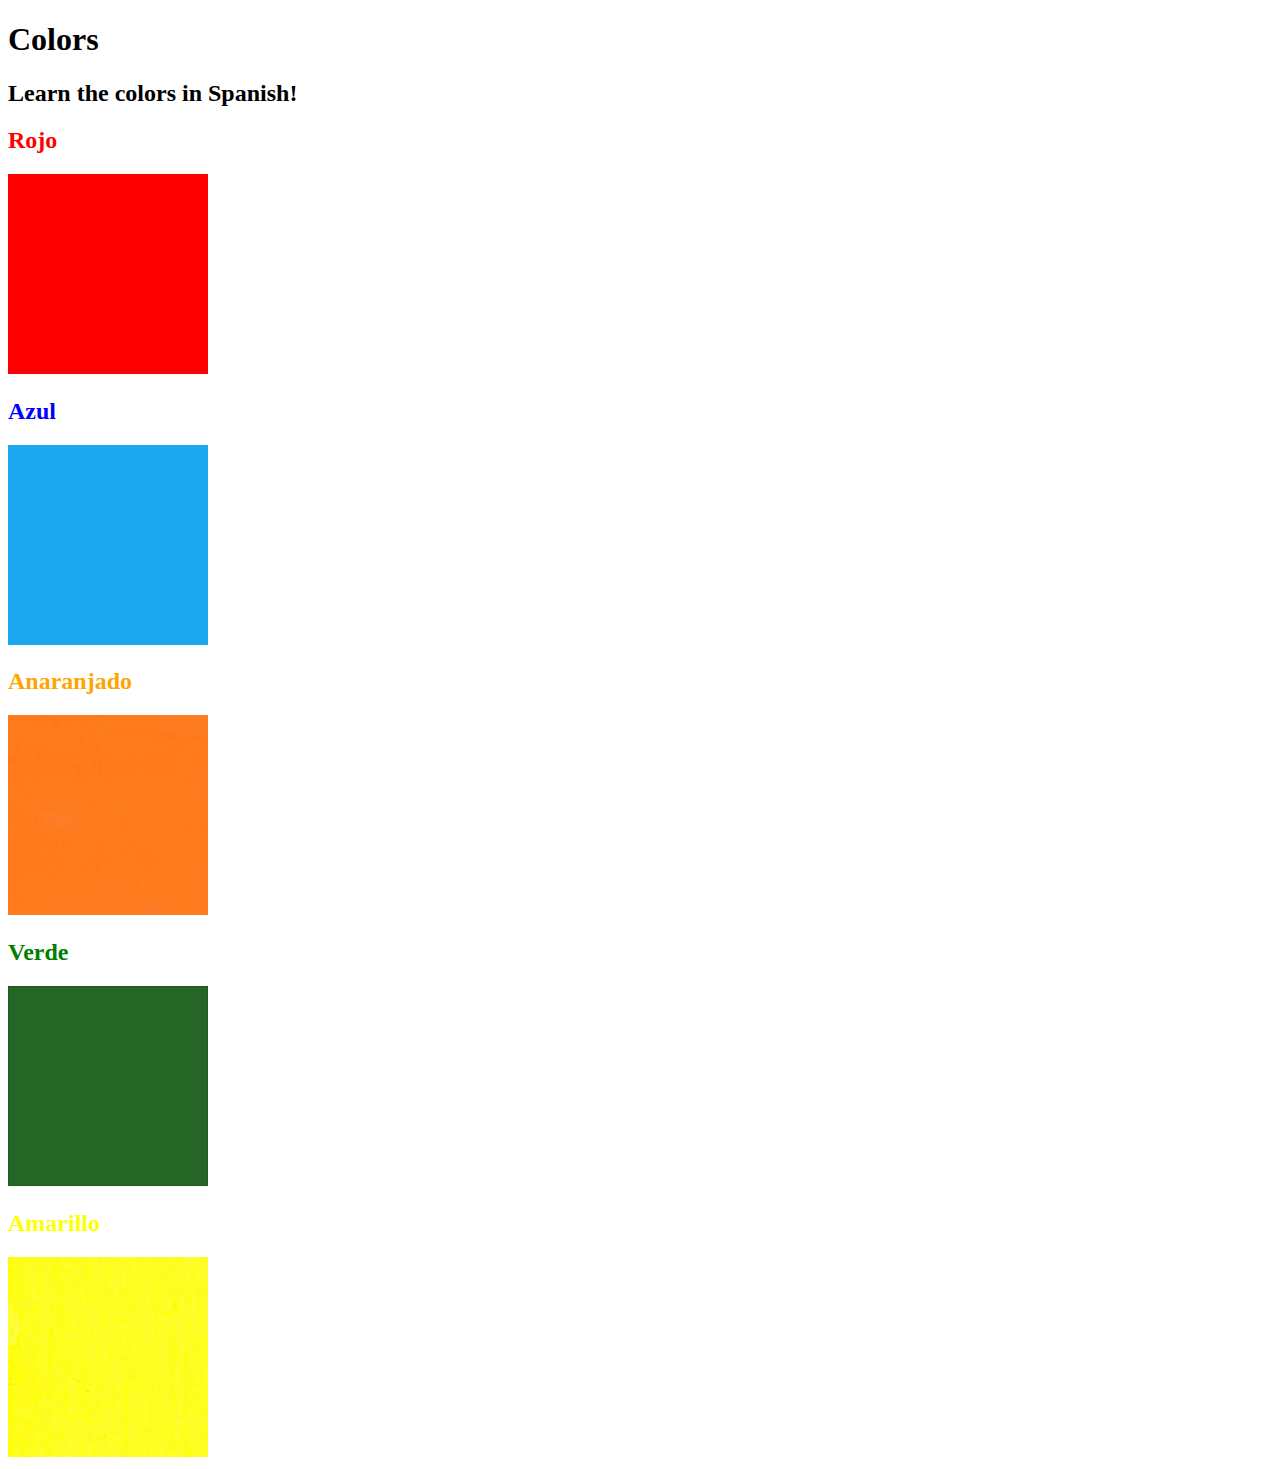
<file: 5.4 Color Vocab Project/index.html>
<!DOCTYPE html>
<html lang="en">
  <head>
    <meta charset="UTF-8" />
    <title>Spanish Vocabulary</title>
    <link rel="stylesheet" href="./style.css" />
  </head>

  <body>
    <h1>Colors</h1>
    <h2>Learn the colors in Spanish!</h2>
    <h2 class="color-title" id="red">Rojo</h2>
    <img src="./assets/images/red.png" alt="red" />

    <h2 class="color-title" id="blue">Azul</h2>
    <img src="./assets/images/blue.png" alt="blue" />

    <h2 class="color-title" id="orange">Anaranjado</h2>
    <img src="./assets/images/orange.png" alt="orange" />

    <h2 class="color-title" id="green">Verde</h2>
    <img src="./assets/images/green.png" alt="green" />

    <h2 class="color-title" id="yellow">Amarillo</h2>
    <img src="./assets/images/yellow.png" alt="yellow" />
  </body>
</html>

<!-- 
TODOs
IMPORTANT: You should not need to make ANY CHANGES to index.html
All code should be written in your CSS file.

1. Create a CSS file and incorporate it as an external stylesheet.
2. Use CSS to style each of the color titles to meaning. 
Hint: Use the id to help if you don't know the words in spanish.
3. Use CSS to change all the color titles to have "font-weight: normal;"
4. Use CSS (not HTML) to make all the images 200px heigh and 200px wide. 
Hint: 
https://developer.mozilla.org/en-US/docs/Web/CSS/height
https://developer.mozilla.org/en-US/docs/Web/CSS/width
-->
</file>
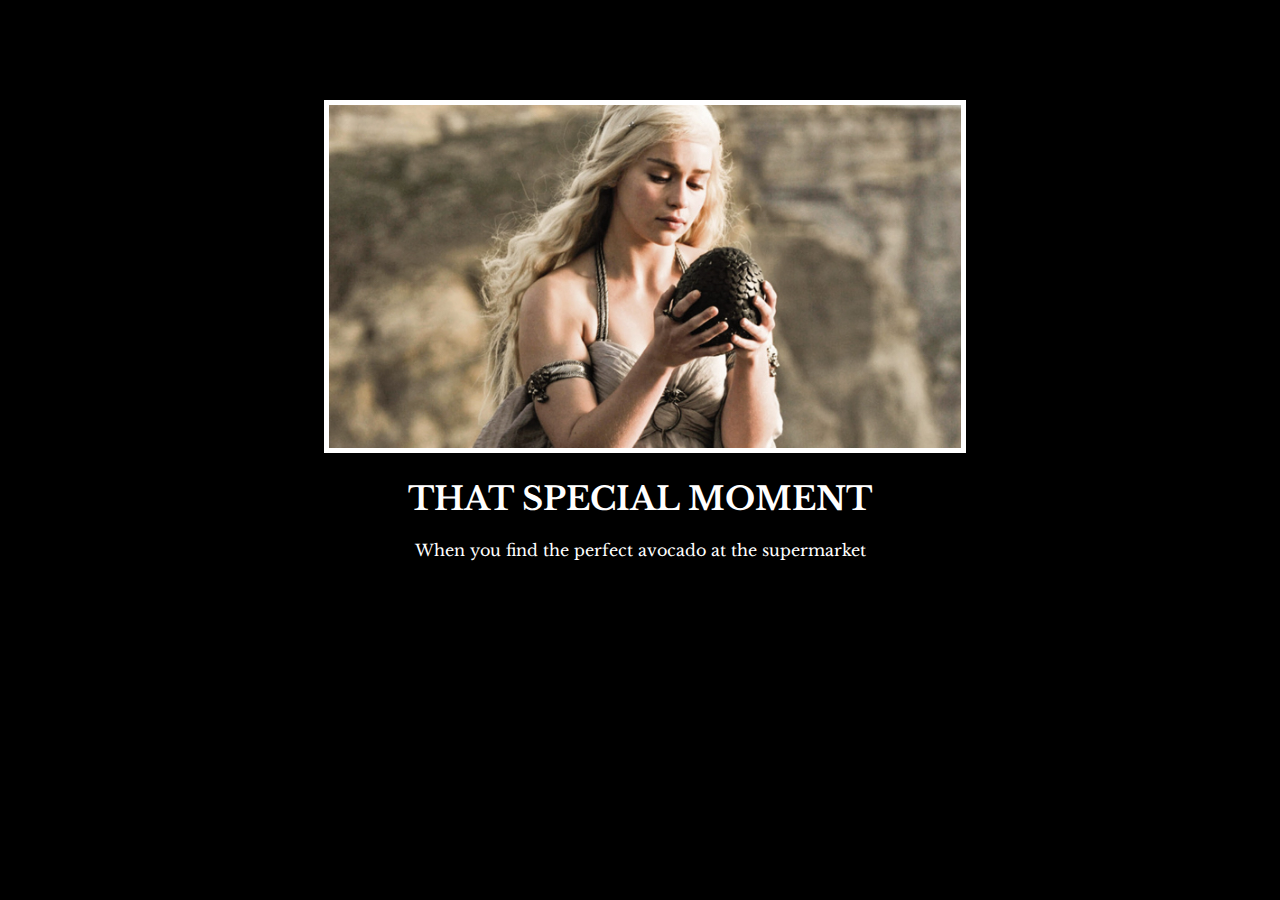
<file: 6.4 Motivation Meme Project/index.html>
<!-- 
  TODO: Create a motivational post website.
Style it how ever you like. 
Look at the goal image for inspiration.
But it must have the following features:
1. The main h1 text should be using the Regular Libre Baskerville Font from Google Fonts:
  https://fonts.google.com/specimen/Libre+Baskerville
2. The text should be white and background black.
3. Add your own image into the images folder inside assets. It should have a 5px white border.
4. The text should be center aligned.
5. Create a div to contain the h1, p and img elements. Adjust the margins so that the image and text are centered on the page. 
  Hint: You horizontally center a div by giving it a width of 50% and a margin-left of 25%.
  Hint: Set the image to have a width of 100% so it fills the div. 
6. Read about the text-transform property on MDN docs to make the h1 uppercase with CSS.
  https://developer.mozilla.org/en-US/docs/Web/CSS/text-transform 
-->

<!DOCTYPE html>
<html lang="en">
<head>
  <meta charset="UTF-8">
  <meta name="viewport" content="width=device-width, initial-scale=1.0">
  <title>Motivational Meme</title>
  <link rel="stylesheet" href="style.css">
  <link rel="preconnect" href="https://fonts.googleapis.com">
<link rel="preconnect" href="https://fonts.gstatic.com" crossorigin>
<link href="https://fonts.googleapis.com/css2?family=Caveat:wght@400..700&family=Libre+Baskerville:ital,wght@0,400;0,700;1,400&display=swap" rel="stylesheet">
</head>
<body>
  <div class="poster">
    <img class="motivation-img" src="./assets/images/daenerys.jpeg" alt="daenerysHoldingDragonEgg">
    <h1>that special moment</h1>
    <p>When you find the perfect avocado at the supermarket</p>
  </div>
</body>
</html>
</file>
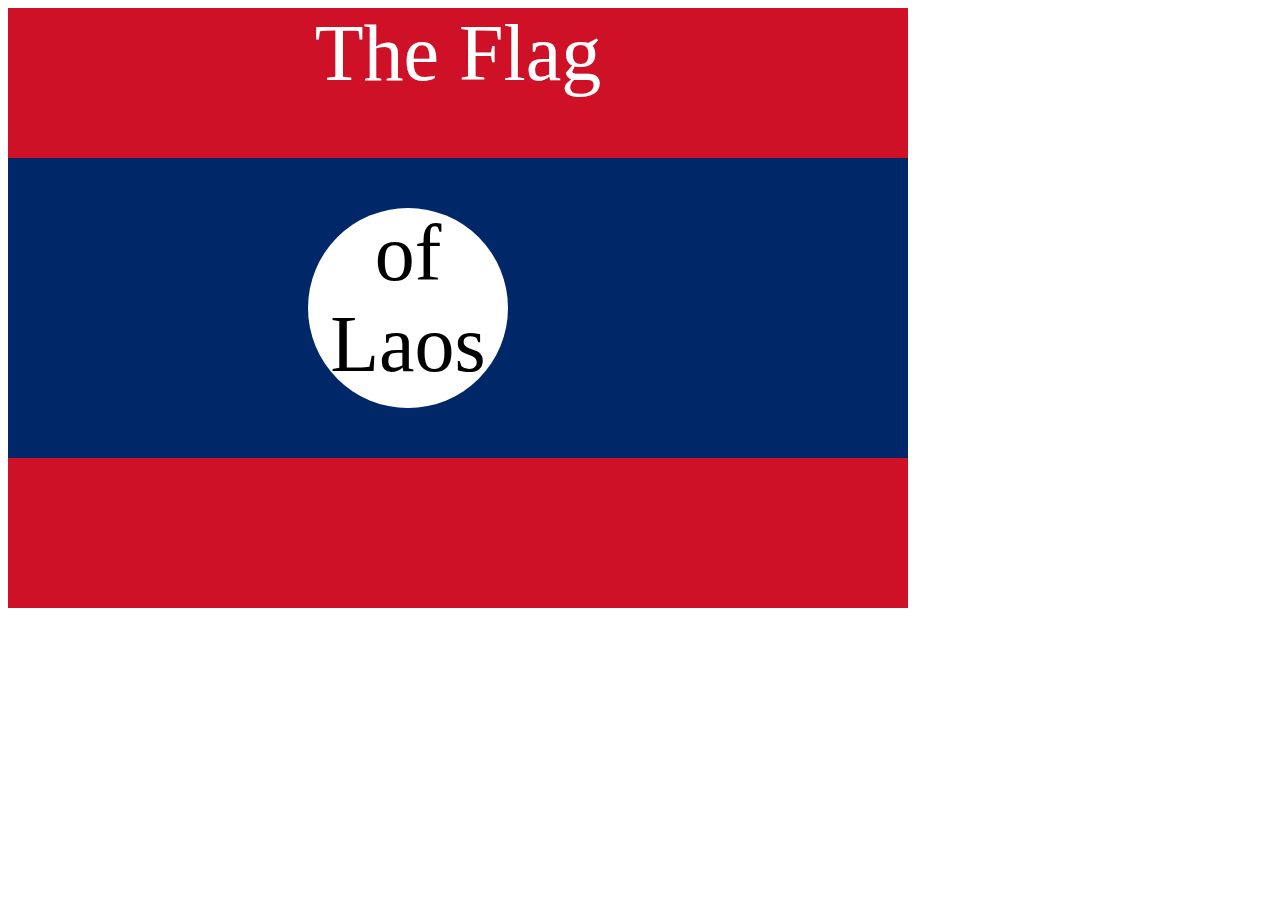
<file: 7.3 CSS Flag Project/index.html>
<!DOCTYPE html>
<html lang="en">

<head>
  <meta charset="UTF-8">
  <title>CSS Flag Project</title>
  <style>
    /* Write your CSS Code here */
    .flag {
      background-color: #ce1126;
      width: 900px;
      height: 600px;
      position: relative;
    }

    .flag > div{
      width: 100%;
      height: 300px;
      background-color: #002868;
      position: absolute;
      top: 150px;
    }

    .flag > div > div {
      width: 200px;
      height: 200px;
      border-radius: 50%;
      background-color: white;
      position: relative;
      top: 50px;
      left: 300px;
    }
    p {
      margin: 0;
      font-size: 5rem;
      text-align: center;
    }

    .flag > p {
      color: white;
    }
    
  </style>
</head>

<!-- 
  IMPORTANT! Do not change any HTML
Don't add any classes/ids/elements 
Use what you know about combining selectors 
and CSS specificity instead.
Hint 1: The flag is 900px by 600px and the circle is 200px by 200px.
Hint 2: You can use CSS inspection to get the colors from
https://appbrewery.github.io/flag-of-laos/
-->

<body>
  <div class="flag">
    <p>The Flag</p>
    <div>
      <div>
        <p>of Laos</p>
      </div>
    </div>
  </div>
</body>

</html>
</file>
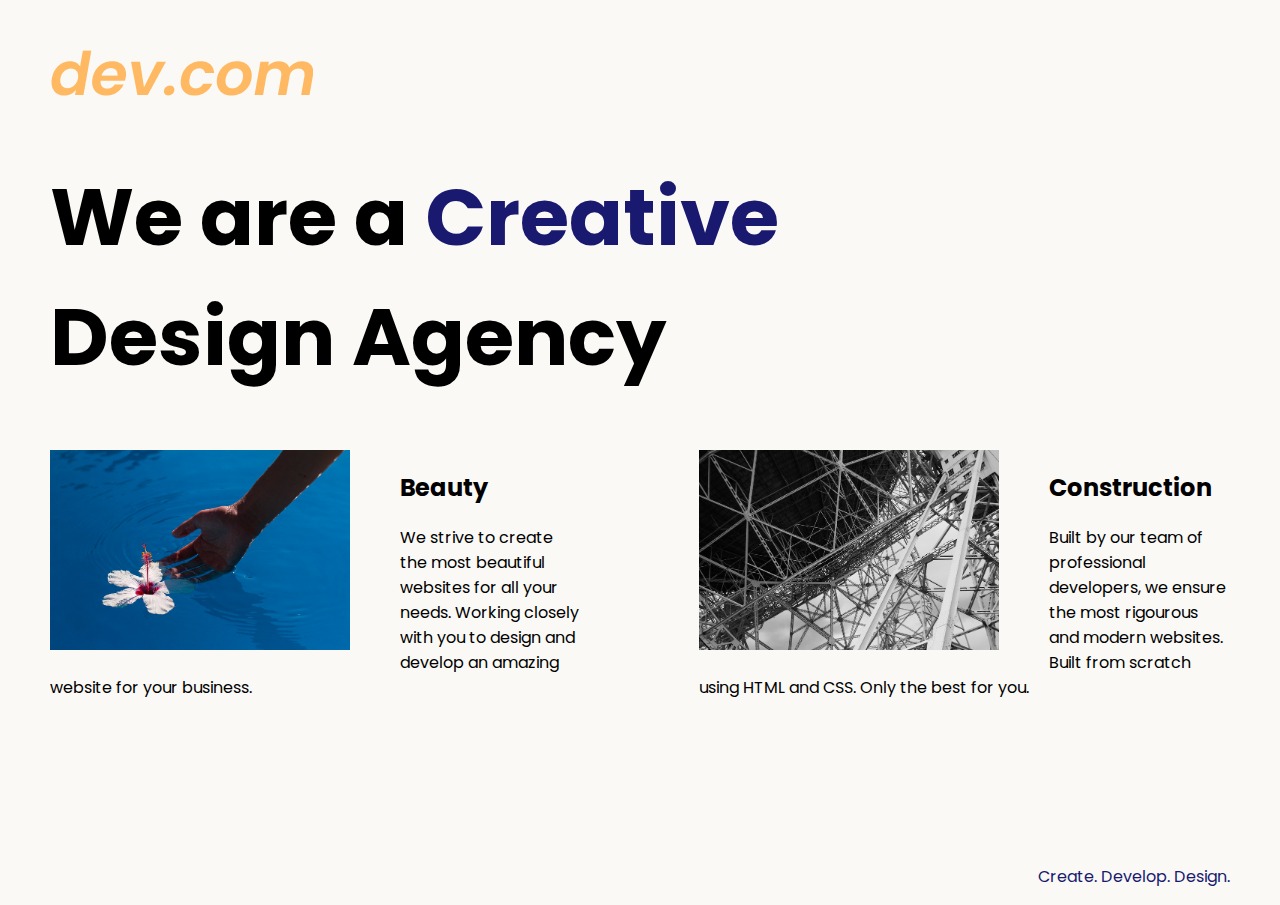
<file: 8.4 Web Design Agency Project/index.html>
<!DOCTYPE html>
<html lang="en">

<head>
  <meta charset="UTF-8">
  <meta name="viewport" content="width=device-width, initial-scale=1.0">
  <title>Agency</title>
  <link rel="stylesheet" href="./style.css">
  <link rel="preconnect" href="https://fonts.googleapis.com">
  <link rel="preconnect" href="https://fonts.gstatic.com" crossorigin>
  <link href="https://fonts.googleapis.com/css2?family=Poppins:wght@400;700&display=swap" rel="stylesheet">
</head>

<body>
  <div class="main">
    <img class="logo" src="./assets/images/logo.png" alt="logo">
    <h1>We are a <span class="creative">Creative</span> <br>Design Agency</h1>
    <div class="left card"><img class="tile-image" src="./assets/images/beautiful.jpg" alt="hand and flower in water">
      <h2 class="card-title">Beauty</h2>
      <p class="card-text">We strive to create the most beautiful websites for all your needs. Working closely with you
        to design and develop an amazing website for your business.</p>
    </div>

    <div class="right card"><img class="tile-image" src="./assets/images/construction.jpg" alt="metal structure">
      <h2 class="card-title">Construction</h2>
      <p>Built by our team of professional developers, we ensure the most rigourous and modern websites. Built from
        scratch using HTML and CSS. Only the best for you.</p>
    </div>

  </div>
  <footer>
    <p>Create. Develop. Design.</p>
  </footer>
</body>

</html>
</file>
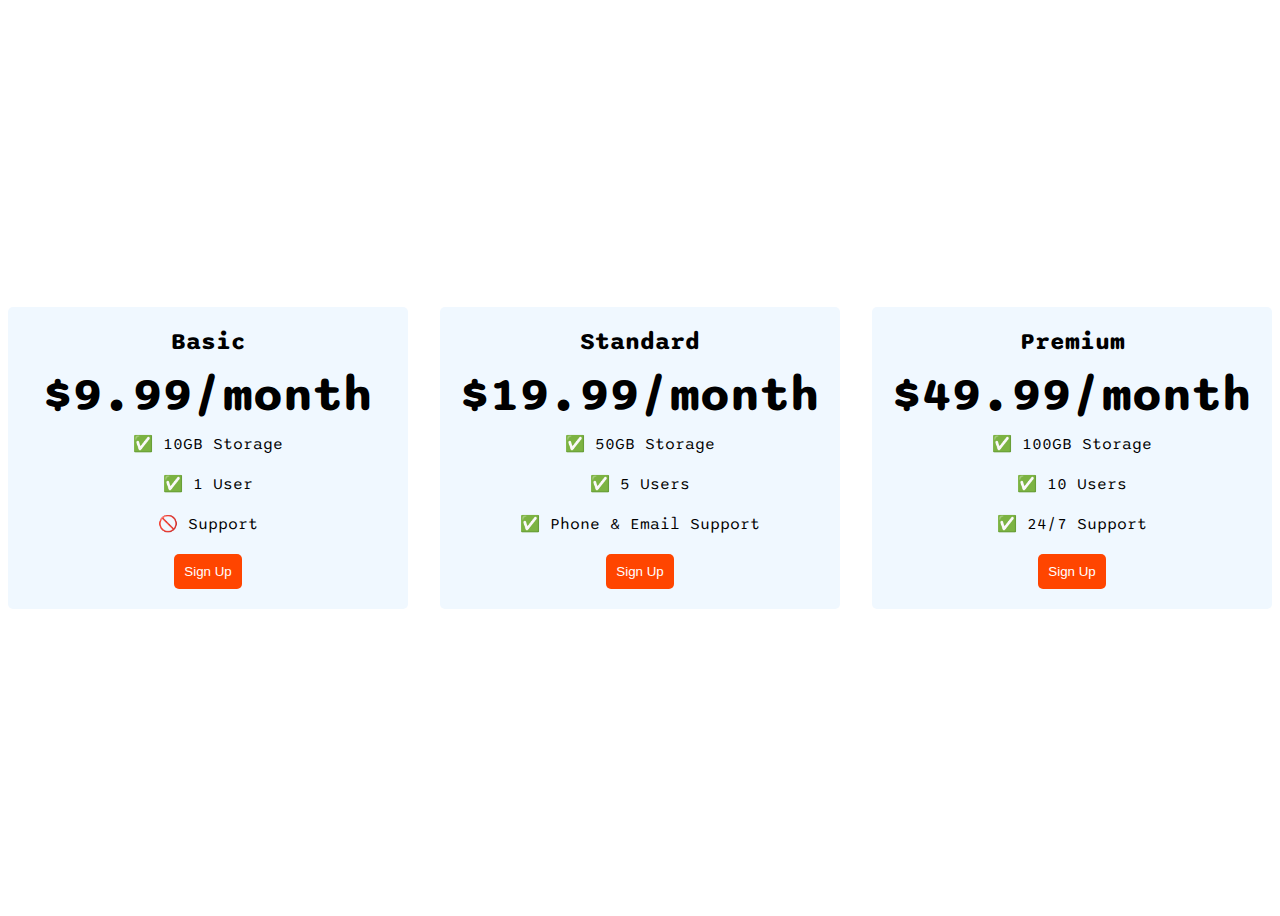
<file: 9.4 Flexbox Pricing Table Project/index.html>
<!DOCTYPE html>
<html>
  <head>
    <title>Flexbox Pricing Table</title>
    <link rel="preconnect" href="https://fonts.googleapis.com" />
    <link rel="preconnect" href="https://fonts.gstatic.com" crossorigin />
    <link
      href="https://fonts.googleapis.com/css2?family=Sono:wght@400;700&display=swap"
      rel="stylesheet"
    />
    <style>
      body {
        font-family: "Sono", sans-serif;
      }
      .pricing-container {
        display: flex;
        justify-content: center;
        align-items: center;
        height: 100vh;
        gap: 2rem;
      }
      .pricing-plan {
        flex: 1;
        max-width: 400px;
        text-align: center;
        padding: 20px;
        border-radius: 5px;
        background-color: aliceblue;
      }
      .plan-title {
        font-weight: bold;
        font-size: 24px;
        margin-bottom: 10px;
      }
      .plan-price {
        font-size: 48px;
        font-weight: bold;
        margin-bottom: 10px;
      }
      .plan-features {
        list-style: none;
        padding: 0;
        margin: 0;
      }
      .plan-features li {
        margin-bottom: 20px;
      }
      .plan-button{
        background-color: orangered;
        color: white;
        padding: 10px;
        border-radius: 5px;
        border: none;

      }
      /* Hint: What can you do with a media query and flexbox? */
      @media (max-width: 1250px) {
      .pricing-container {
        flex-direction: column;
        height: 100%;
      }
    }
    </style>
  </head>

  <body>
    <div class="pricing-container">
      <div class="pricing-plan">
        <div class="plan-title">Basic</div>
        <div class="plan-price">$9.99/month</div>
        <ul class="plan-features">
          <li>✅ 10GB Storage</li>
          <li>✅ 1 User</li>
          <li>🚫 Support</li>
        </ul>
        <button class="plan-button">Sign Up</button>
      </div>
      <div class="pricing-plan">
        <div class="plan-title">Standard</div>
        <div class="plan-price">$19.99/month</div>
        <ul class="plan-features">
          <li>✅ 50GB Storage</li>
          <li>✅ 5 Users</li>
          <li>✅ Phone &amp; Email Support</li>
        </ul>
        <button class="plan-button">Sign Up</button>
      </div>
      <div class="pricing-plan">
        <div class="plan-title">Premium</div>
        <div class="plan-price">$49.99/month</div>
        <ul class="plan-features">
          <li>✅ 100GB Storage</li>
          <li>✅ 10 Users</li>
          <li>✅ 24/7 Support</li>
        </ul>
        <button class="plan-button">Sign Up</button>
      </div>
    </div>
  </body>
</html>
</file>
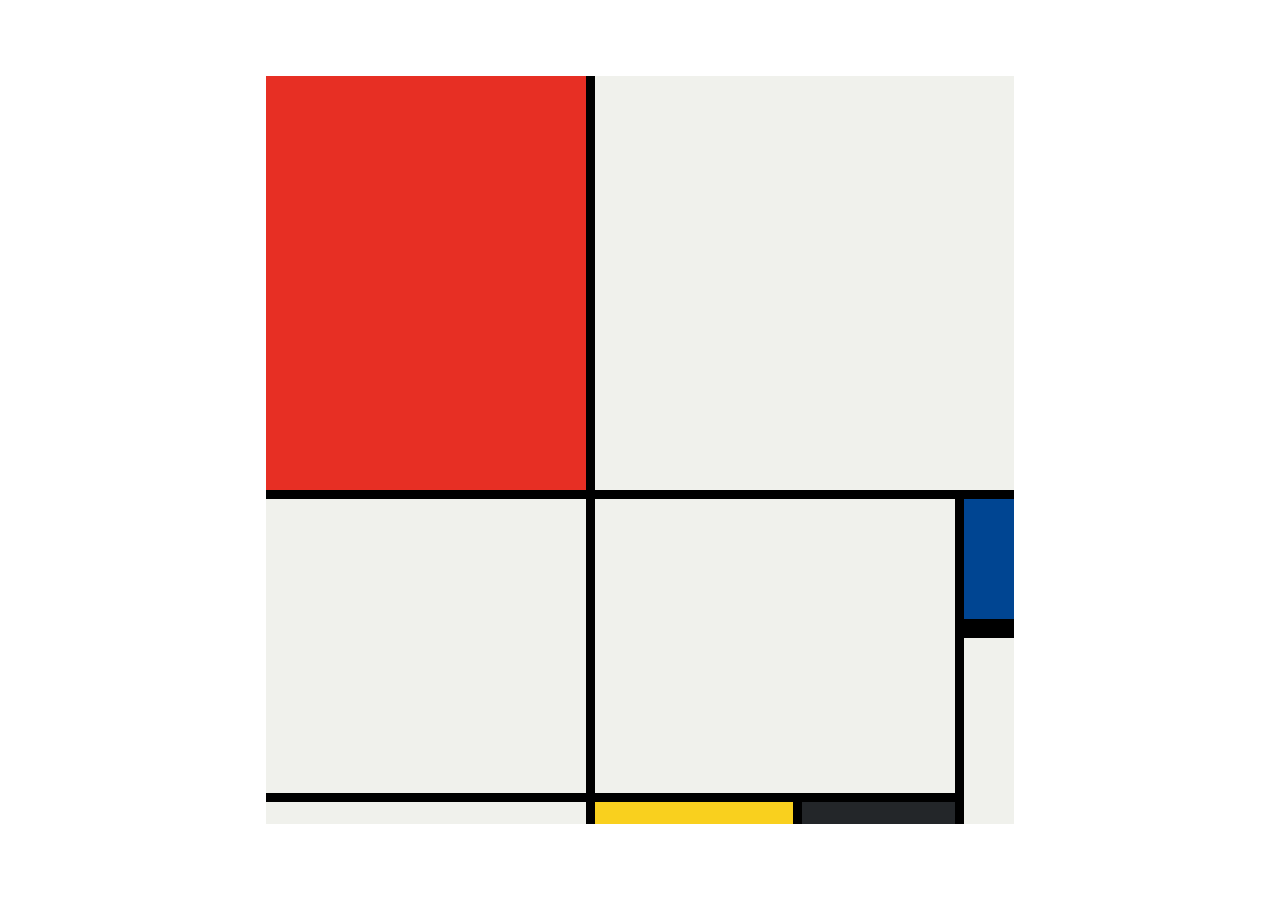
<file: 10.3 Mondrian Project/solution.html>
<!DOCTYPE html>
<html lang="en">

<head>
  <meta charset="UTF-8">
  <meta name="viewport" content="width=device-width, initial-scale=1.0">
  <title>Mondrian Project</title>
  <style>
    /* 
    Write your CSS here 
    Line Colour: #000
    White: #F0F1EC
    Red: #E72F24
    Black: #232629
    Blue: #004592
    Yellow: #F9D01E
    */
    body {
      display: flex;
      justify-content: center;
      align-items: center;
      height: 100vh;
      margin: 0;
      padding: 0;
    }

    .container {
      height: 748px;
      width: 748px;
      display: grid;
      background-color: #000;
      grid-template-columns: 320px 198px 153px 50px;
      grid-template-rows: 414px 130px 155px 22px;
      gap: 9px;
    }

    .item {
      background-color: #F0F1EC;
    }

    .red {
      background-color: #E72F24;
    }

    .white1 {
      grid-column: span 3;
    }

    .white2 {
      grid-row: span 2;
    }

    .white3 {
      grid-area: 2 / 2 / 4 /4
    }

    .blue {
      background-color: #004592;
      border-bottom: 10px solid #000;
    }

    .white4 {
      grid-row: span 2;
    }

    .yellow {
      background-color: #F9D01E;
    }

    .black {
      background-color: #232629;
    }
  </style>
</head>

<body>
  <!-- Write your HTML here -->

  <div class="container">
    <div class="item red"></div>
    <div class="item white1"></div>
    <div class="item white2"></div>
    <div class="item white3"></div>

    <div class="item blue"></div>
    <div class="item white4"></div>

    <div class="item"></div>
    <div class="item yellow"></div>
    <div class="item black"></div>
  </div>
</body>

</html>
</file>
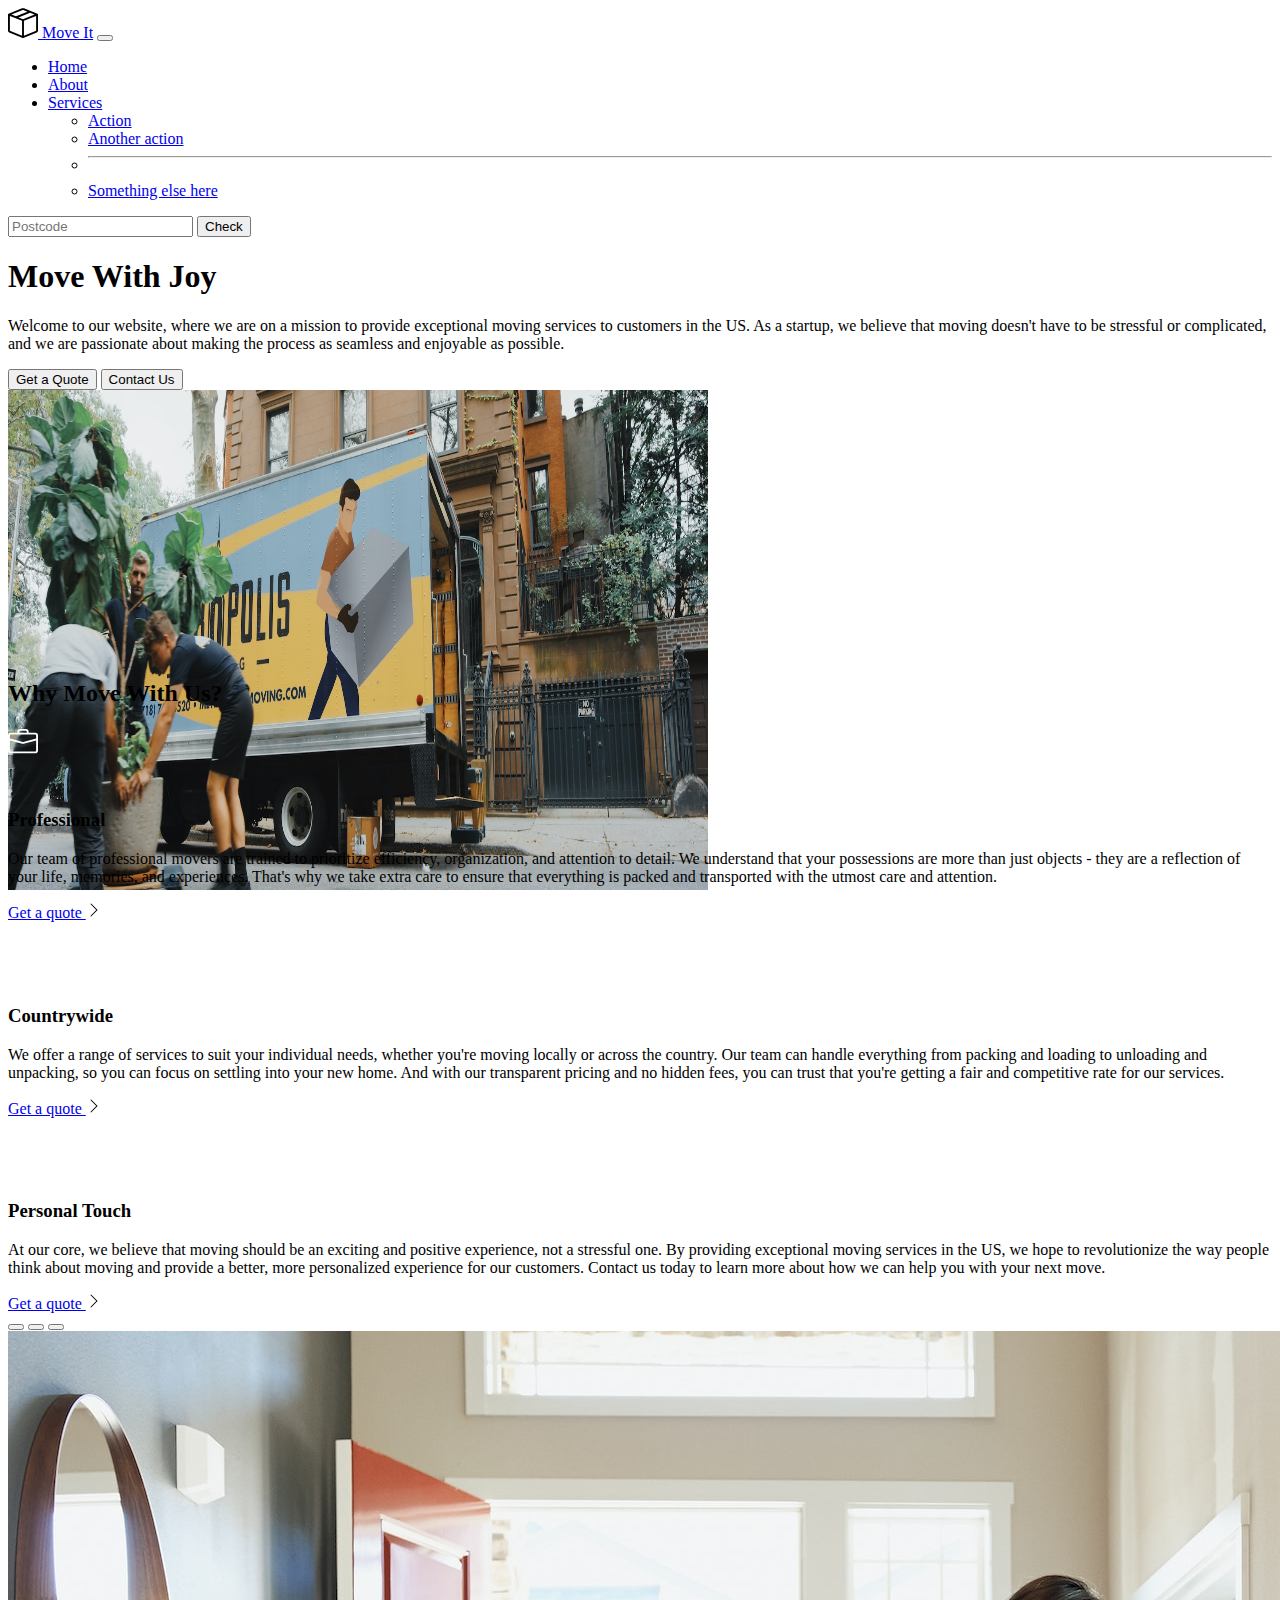
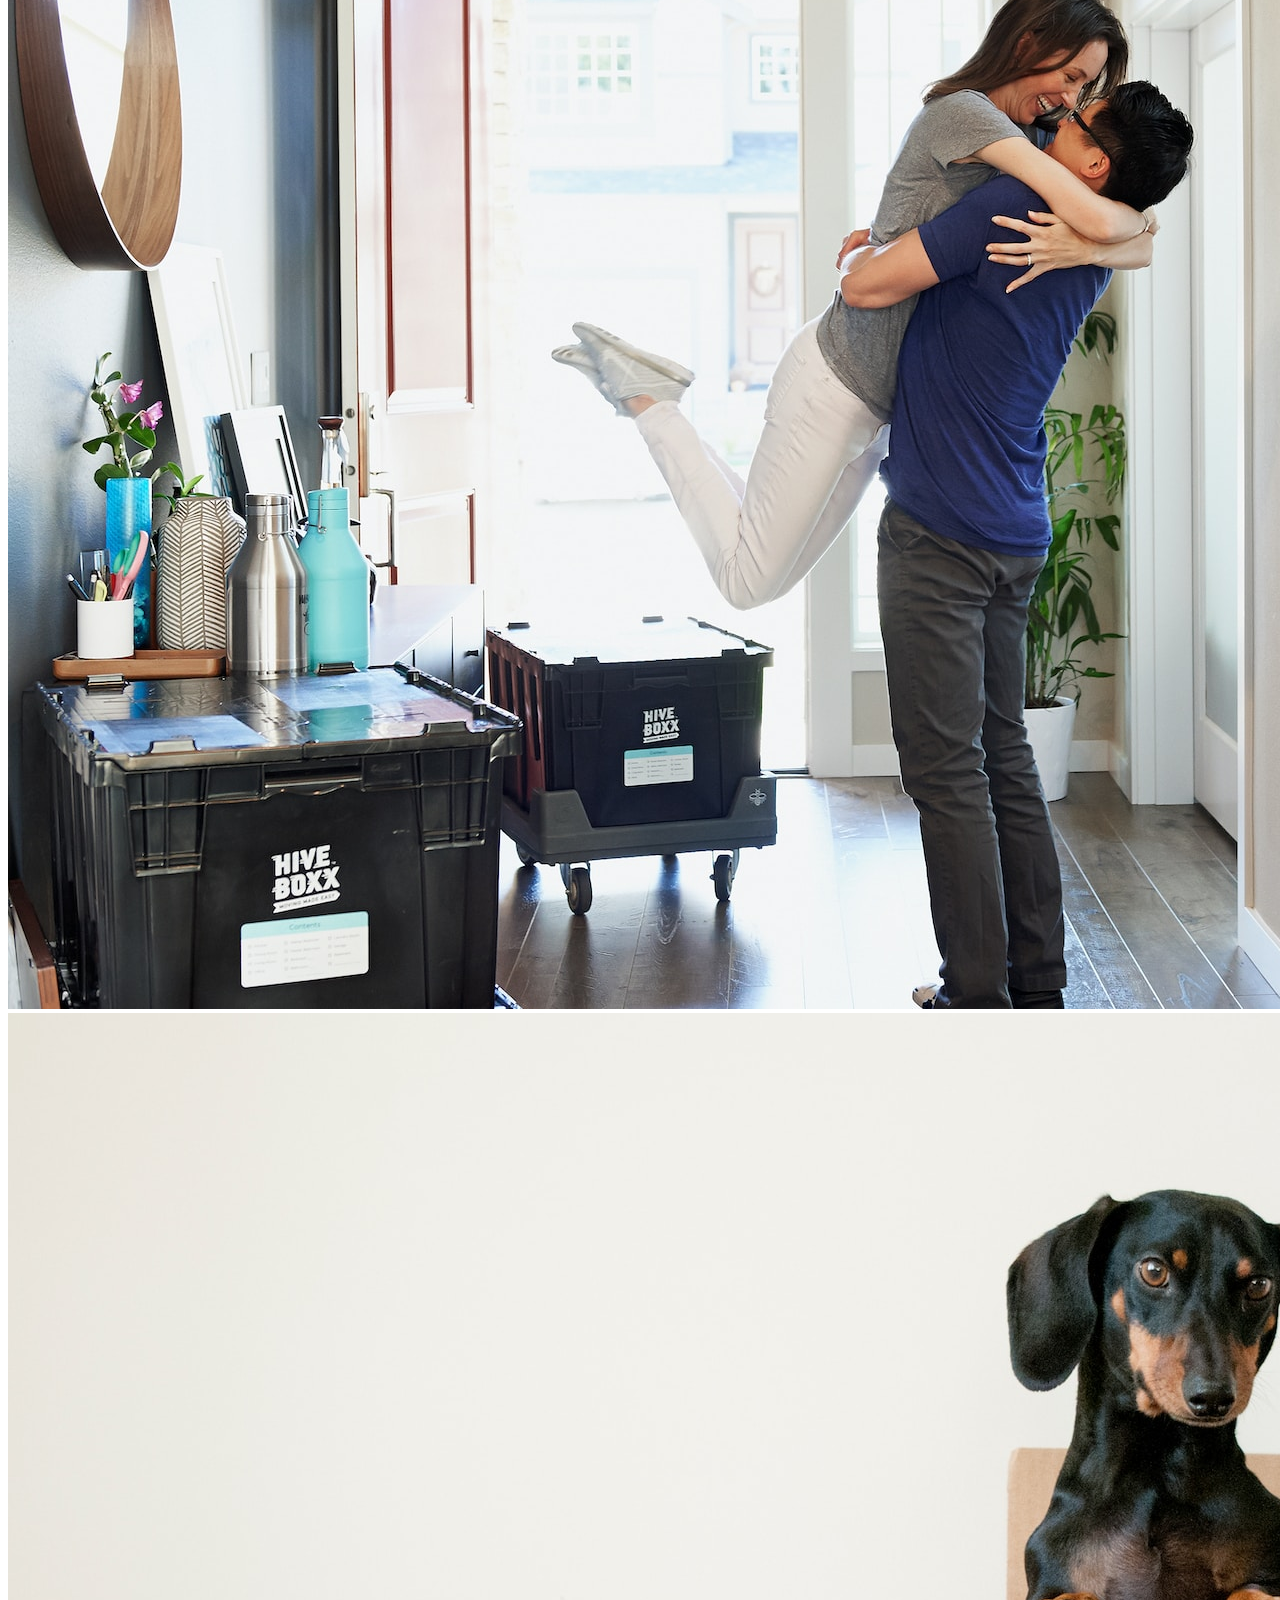
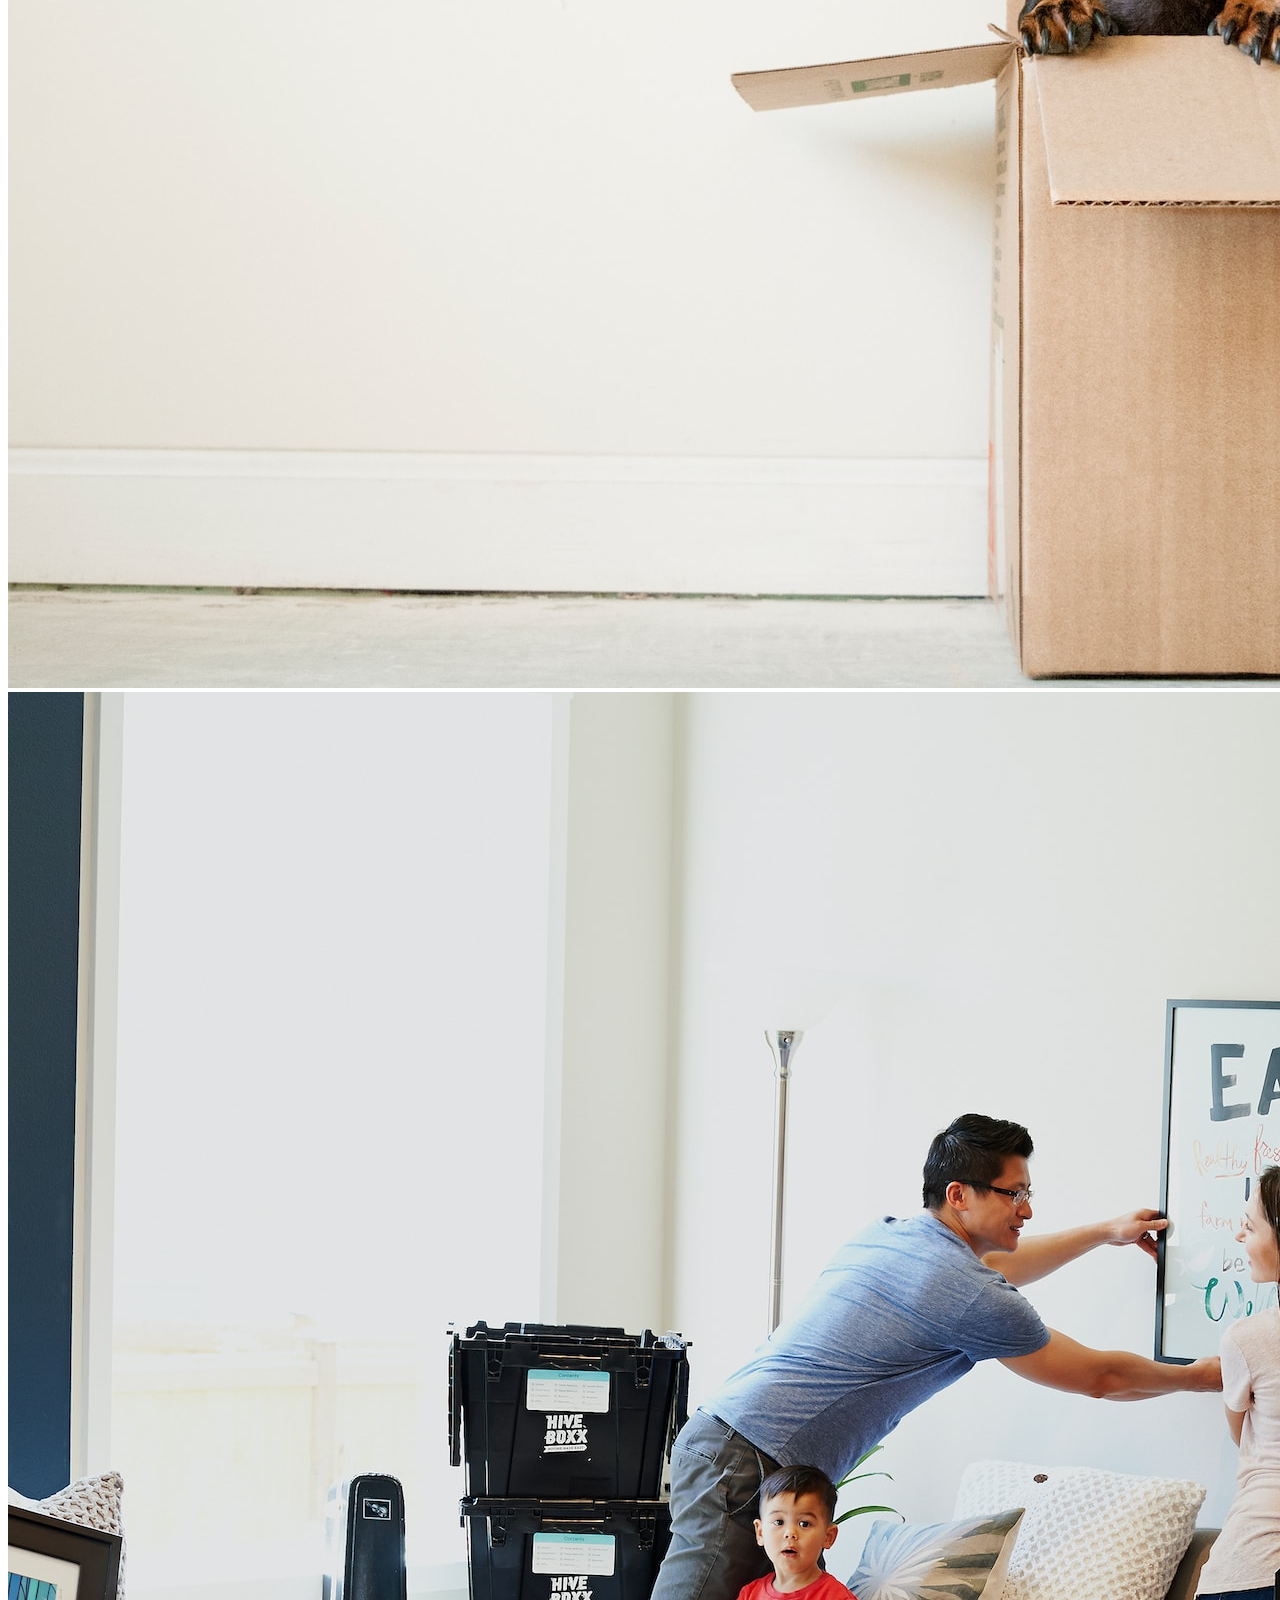
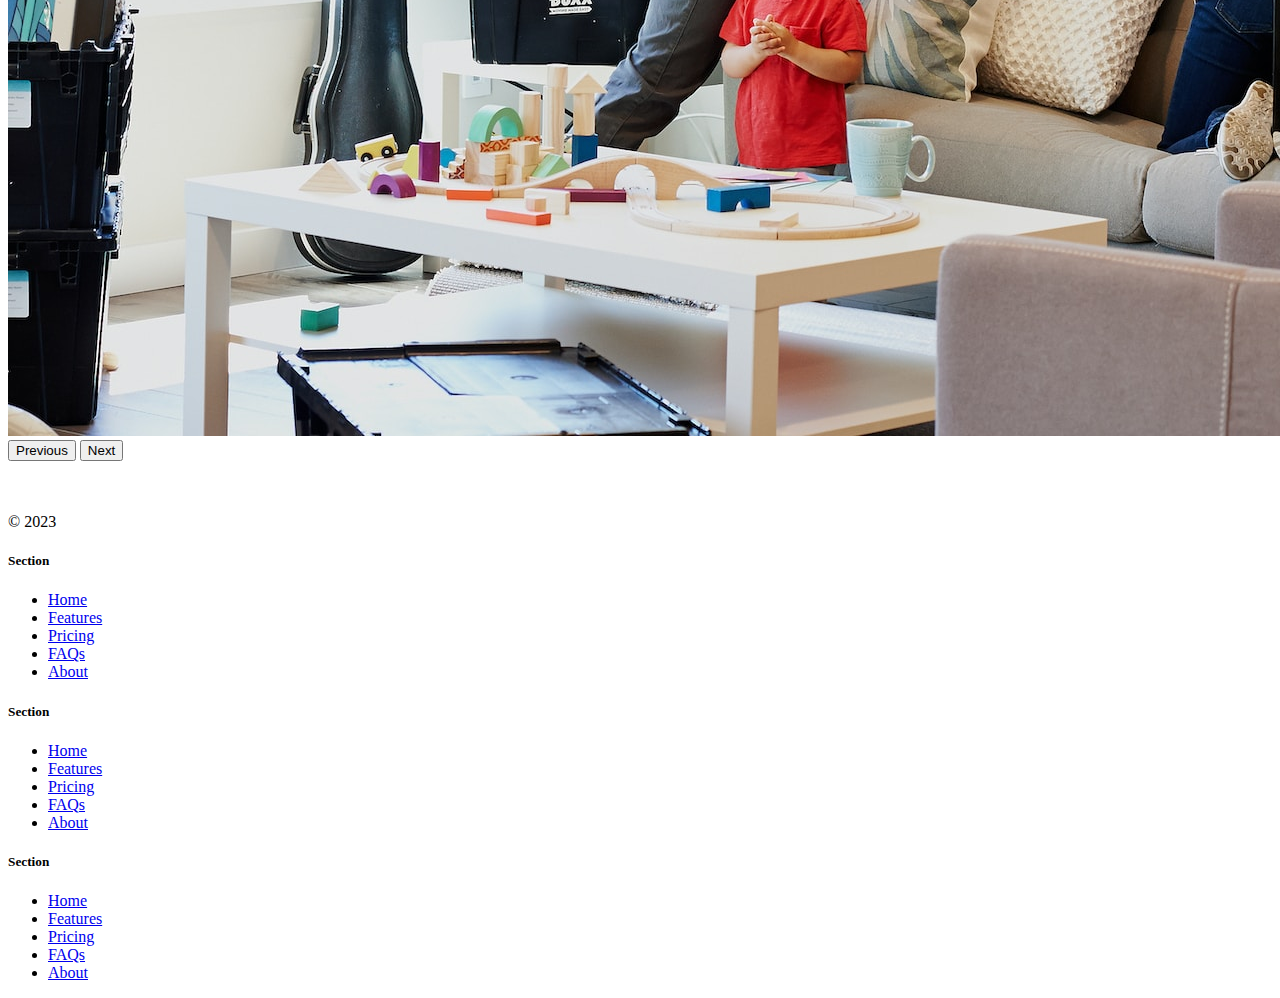
<file: 11.2 Bootstrap Components/solution.html>
<!DOCTYPE html>
<html lang="en">

<head>
  <meta charset="UTF-8">
  <meta name="viewport" content="width=device-width, initial-scale=1.0">
  <title>Bootstrap Components</title>
  <link href="https://cdn.jsdelivr.net/npm/bootstrap@5.3.0-alpha2/dist/css/bootstrap.min.css" rel="stylesheet"
    integrity="sha384-aFq/bzH65dt+w6FI2ooMVUpc+21e0SRygnTpmBvdBgSdnuTN7QbdgL+OapgHtvPp" crossorigin="anonymous">
  <style>
    .feature-icon {
      width: 4rem;
      height: 4rem;
      border-radius: 0.75rem;
    }
  </style>
</head>

<body>

  <nav class="navbar navbar-expand-lg bg-body-tertiary">
    <div class="container-fluid">
      <a class="navbar-brand" href="#"><img src="./box-seam.svg" alt="moveit brand icon" height="30"> Move It</a>
      <button class="navbar-toggler" type="button" data-bs-toggle="collapse" data-bs-target="#navbarSupportedContent"
        aria-controls="navbarSupportedContent" aria-expanded="false" aria-label="Toggle navigation">
        <span class="navbar-toggler-icon"></span>
      </button>
      <div class="collapse navbar-collapse" id="navbarSupportedContent">
        <ul class="navbar-nav me-auto mb-2 mb-lg-0">
          <li class="nav-item">
            <a class="nav-link active" aria-current="page" href="#">Home</a>
          </li>
          <li class="nav-item">
            <a class="nav-link" href="#">About</a>
          </li>
          <li class="nav-item dropdown">
            <a class="nav-link dropdown-toggle" href="#" role="button" data-bs-toggle="dropdown" aria-expanded="false">
              Services
            </a>
            <ul class="dropdown-menu">
              <li><a class="dropdown-item" href="#">Action</a></li>
              <li><a class="dropdown-item" href="#">Another action</a></li>
              <li>
                <hr class="dropdown-divider">
              </li>
              <li><a class="dropdown-item" href="#">Something else here</a></li>
            </ul>
          </li>
        </ul>
        <form class="d-flex" role="search">
          <input class="form-control me-2" type="search" placeholder="Postcode" aria-label="Search">
          <button class="btn btn-outline-success" type="submit">Check</button>
        </form>
      </div>
    </div>
  </nav>


  <div class="px-4 pt-5 my-5 text-center border-bottom">
    <h1 class="display-4 fw-bold text-body-emphasis">Move With Joy</h1>
    <div class="col-lg-6 mx-auto">
      <p class="lead mb-4">Welcome to our website, where we are on a mission to provide exceptional moving services to
        customers in the US. As a
        startup, we believe that moving doesn't have to be stressful or complicated, and we are passionate about making
        the
        process as seamless and enjoyable as possible.
      </p>
      <div class="d-grid gap-2 d-sm-flex justify-content-sm-center mb-5">
        <button type="button" class="btn btn-primary btn-lg px-4 me-sm-3">Get a Quote</button>
        <button type="button" class="btn btn-outline-secondary btn-lg px-4">Contact Us</button>
      </div>
    </div>
    <div class="overflow-hidden" style="max-height: 30vh;">
      <div class="container px-5">
        <img src="./moving-van.jpg" class="img-fluid border rounded-3 shadow-lg mb-4" alt="Example image" width="700"
          height="500" loading="lazy">
      </div>
    </div>
  </div>

  <div class="container px-4 py-5" id="featured-3">
    <h2 class="pb-2 border-bottom">Why Move With Us?</h2>
    <div class="row g-4 py-5 row-cols-1 row-cols-lg-3">
      <div class="feature col">
        <div
          class="feature-icon d-inline-flex align-items-center justify-content-center text-bg-primary bg-gradient fs-2 mb-3">
          <img src="./briefcase.svg" alt="briefcase" height="30">
        </div>
        <h3 class="fs-2">Professional</h3>
        <p>Our team of professional movers are trained to prioritize efficiency, organization, and attention to detail.
          We
          understand that your possessions are more than just objects - they are a reflection of your life, memories,
          and
          experiences. That's why we take extra care to ensure that everything is packed and transported with the utmost
          care and
          attention.</p>
        <a href="#" class="icon-link">
          Get a quote
          <img src="./chevron-right.svg" alt="chevron-right">
        </a>
      </div>
      <div class="feature col">
        <div
          class="feature-icon d-inline-flex align-items-center justify-content-center text-bg-primary bg-gradient fs-2 mb-3">
          <img src="./bus-front.svg" alt="bus-front" height="30">
        </div>
        <h3 class="fs-2">Countrywide</h3>
        <p>We offer a range of services to suit your individual needs, whether you're moving locally or across the
          country. Our
          team can handle everything from packing and loading to unloading and unpacking, so you can focus on settling
          into your
          new home. And with our transparent pricing and no hidden fees, you can trust that you're getting a fair and
          competitive
          rate for our services.</p>
        <a href="#" class="icon-link">
          Get a quote
          <img src="./chevron-right.svg" alt="chevron-right">
        </a>
      </div>
      <div class="feature col">
        <div
          class="feature-icon d-inline-flex align-items-center justify-content-center text-bg-primary bg-gradient fs-2 mb-3">
          <img src="./chat-square-heart.svg" alt="chat-square-heart" height="30">
        </div>
        <h3 class="fs-2">Personal Touch</h3>
        <p>At our core, we believe that moving should be an exciting and positive experience, not a stressful one. By
          providing
          exceptional moving services in the US, we hope to revolutionize the way people think about moving and provide
          a better,
          more personalized experience for our customers. Contact us today to learn more about how we can help you with
          your next
          move.</p>
        <a href="#" class="icon-link">
          Get a quote
          <img src="./chevron-right.svg" alt="chevron-right">
        </a>
      </div>
    </div>
  </div>
  <div class="container">
    <div id="carouselExampleIndicators" class="carousel slide">
      <div class="carousel-indicators">
        <button type="button" data-bs-target="#carouselExampleIndicators" data-bs-slide-to="0" class="active"
          aria-current="true" aria-label="Slide 1"></button>
        <button type="button" data-bs-target="#carouselExampleIndicators" data-bs-slide-to="1"
          aria-label="Slide 2"></button>
        <button type="button" data-bs-target="#carouselExampleIndicators" data-bs-slide-to="2"
          aria-label="Slide 3"></button>
      </div>
      <div class="carousel-inner">
        <div class="carousel-item active">
          <img src="./couple.jpg" class="d-block w-100" alt="couple">
        </div>
        <div class="carousel-item">
          <img src="./dog.jpg" class="d-block w-100" alt="dog">
        </div>
        <div class="carousel-item">
          <img src="./family.jpg" class="d-block w-100" alt="family">
        </div>
      </div>
      <button class="carousel-control-prev" type="button" data-bs-target="#carouselExampleIndicators"
        data-bs-slide="prev">
        <span class="carousel-control-prev-icon" aria-hidden="true"></span>
        <span class="visually-hidden">Previous</span>
      </button>
      <button class="carousel-control-next" type="button" data-bs-target="#carouselExampleIndicators"
        data-bs-slide="next">
        <span class="carousel-control-next-icon" aria-hidden="true"></span>
        <span class="visually-hidden">Next</span>
      </button>
    </div>
  </div>

  <div class="container">
    <footer class="row row-cols-1 row-cols-sm-2 row-cols-md-5 py-5 my-5 border-top">
      <div class="col mb-3">
        <a href="/" class="d-flex align-items-center mb-3 link-body-emphasis text-decoration-none">
          <svg class="bi me-2" width="40" height="32">
            <use xlink:href="#bootstrap"></use>
          </svg>
        </a>
        <p class="text-body-secondary">© 2023</p>
      </div>

      <div class="col mb-3">

      </div>

      <div class="col mb-3">
        <h5>Section</h5>
        <ul class="nav flex-column">
          <li class="nav-item mb-2"><a href="#" class="nav-link p-0 text-body-secondary">Home</a></li>
          <li class="nav-item mb-2"><a href="#" class="nav-link p-0 text-body-secondary">Features</a></li>
          <li class="nav-item mb-2"><a href="#" class="nav-link p-0 text-body-secondary">Pricing</a></li>
          <li class="nav-item mb-2"><a href="#" class="nav-link p-0 text-body-secondary">FAQs</a></li>
          <li class="nav-item mb-2"><a href="#" class="nav-link p-0 text-body-secondary">About</a></li>
        </ul>
      </div>

      <div class="col mb-3">
        <h5>Section</h5>
        <ul class="nav flex-column">
          <li class="nav-item mb-2"><a href="#" class="nav-link p-0 text-body-secondary">Home</a></li>
          <li class="nav-item mb-2"><a href="#" class="nav-link p-0 text-body-secondary">Features</a></li>
          <li class="nav-item mb-2"><a href="#" class="nav-link p-0 text-body-secondary">Pricing</a></li>
          <li class="nav-item mb-2"><a href="#" class="nav-link p-0 text-body-secondary">FAQs</a></li>
          <li class="nav-item mb-2"><a href="#" class="nav-link p-0 text-body-secondary">About</a></li>
        </ul>
      </div>

      <div class="col mb-3">
        <h5>Section</h5>
        <ul class="nav flex-column">
          <li class="nav-item mb-2"><a href="#" class="nav-link p-0 text-body-secondary">Home</a></li>
          <li class="nav-item mb-2"><a href="#" class="nav-link p-0 text-body-secondary">Features</a></li>
          <li class="nav-item mb-2"><a href="#" class="nav-link p-0 text-body-secondary">Pricing</a></li>
          <li class="nav-item mb-2"><a href="#" class="nav-link p-0 text-body-secondary">FAQs</a></li>
          <li class="nav-item mb-2"><a href="#" class="nav-link p-0 text-body-secondary">About</a></li>
        </ul>
      </div>
    </footer>
  </div>
  <script src="https://cdn.jsdelivr.net/npm/bootstrap@5.3.0-alpha3/dist/js/bootstrap.bundle.min.js"
    integrity="sha384-ENjdO4Dr2bkBIFxQpeoTz1HIcje39Wm4jDKdf19U8gI4ddQ3GYNS7NTKfAdVQSZe"
    crossorigin="anonymous"></script>
</body>

</html>
</file>
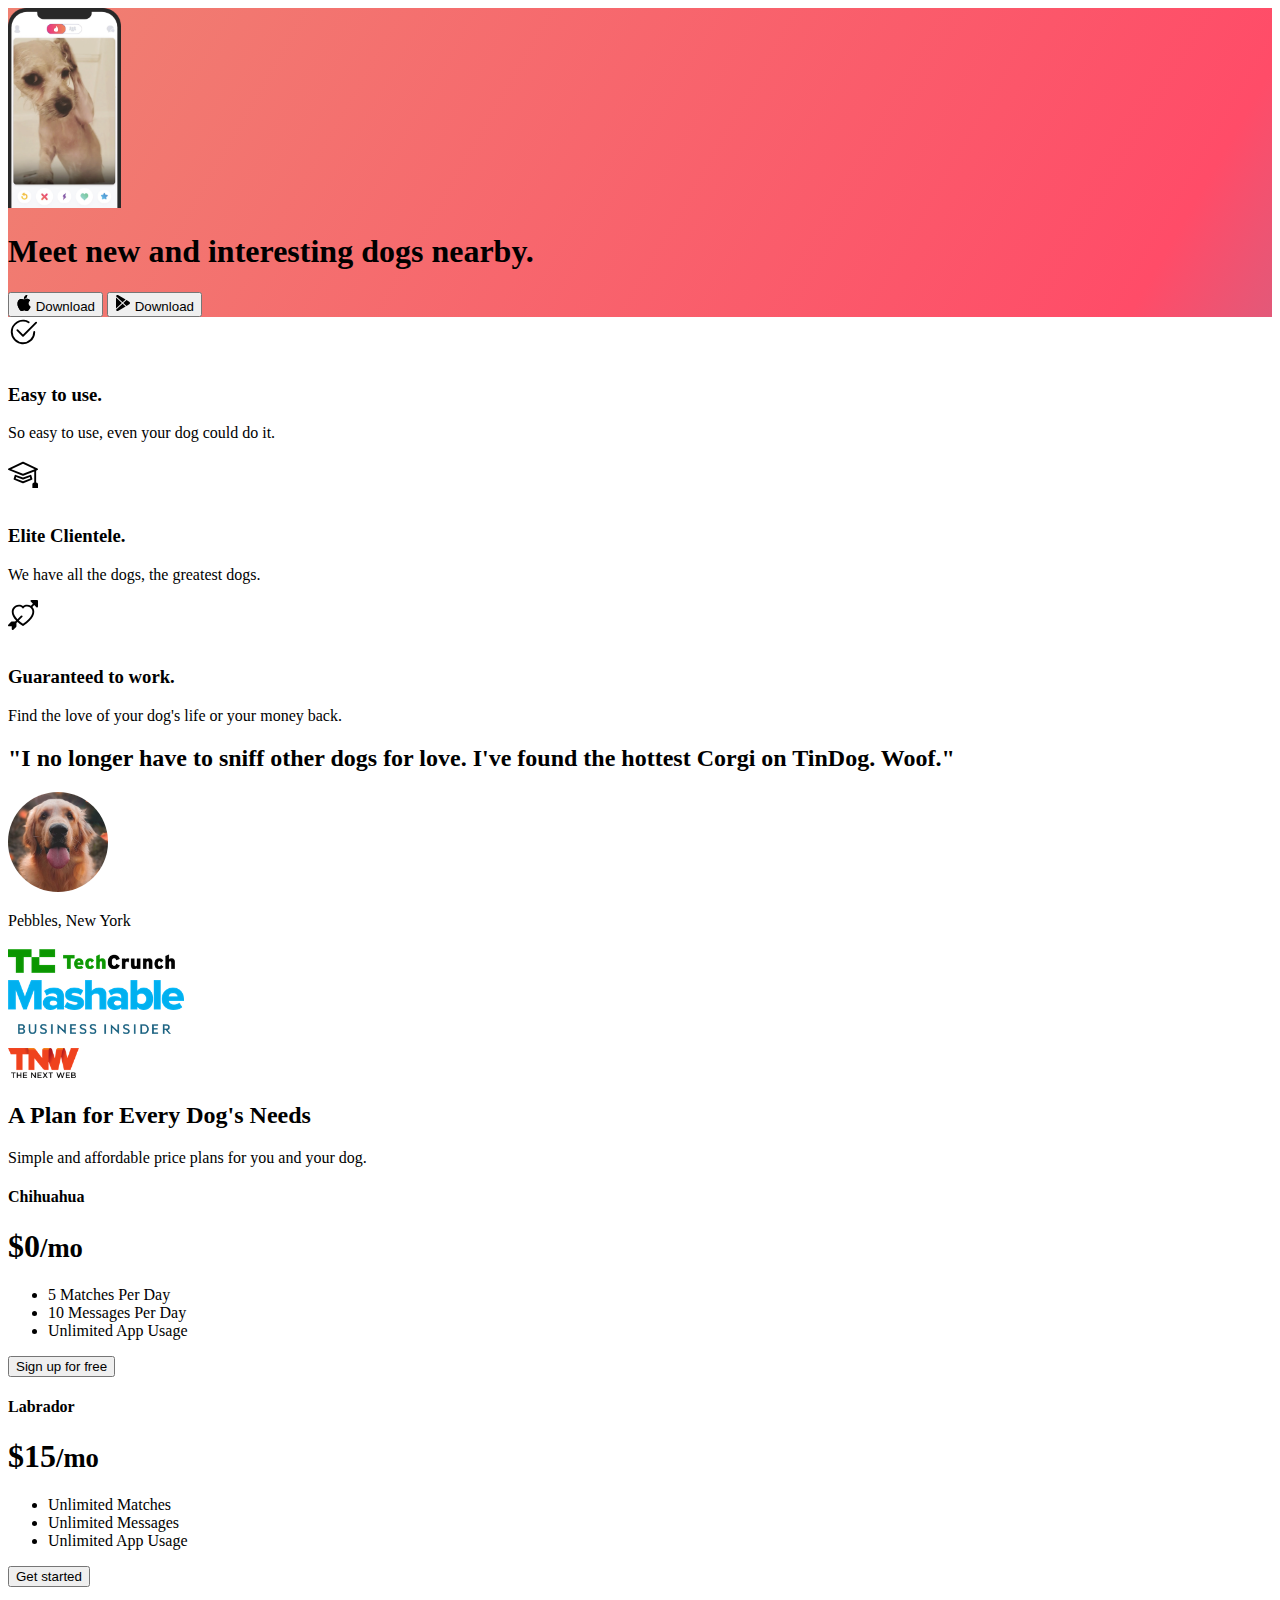
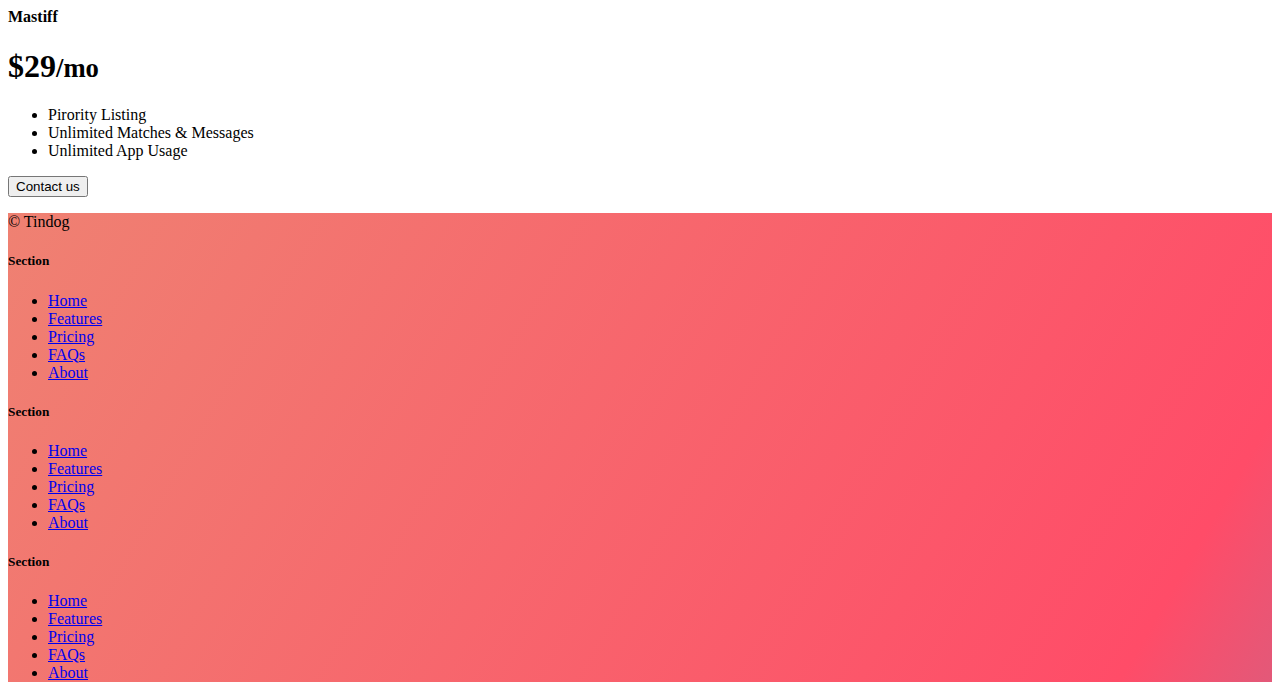
<file: 11.3 TinDog Project/solution.html>
<!DOCTYPE html>
<html lang="en">

<head>
  <meta charset="UTF-8">
  <meta name="viewport" content="width=device-width, initial-scale=1.0">
  <title>TinDog</title>
  <link href="https://cdn.jsdelivr.net/npm/bootstrap@5.3.0-alpha3/dist/css/bootstrap.min.css" rel="stylesheet"
    integrity="sha384-KK94CHFLLe+nY2dmCWGMq91rCGa5gtU4mk92HdvYe+M/SXH301p5ILy+dN9+nJOZ" crossorigin="anonymous">
  <link rel="stylesheet" href="./css/solution.css">
</head>

<body>


  <!-- Title -->
  <section id="title" class="gradient-background">

    <div class="container col-xxl-8 px-4 pt-5">
      <div class="row flex-lg-row-reverse align-items-center g-5 pt-5">
        <div class="col-10 col-sm-8 col-lg-6">
          <img src="./images/iphone.png" class="d-block mx-lg-auto img-fluid" alt="Bootstrap Themes" height="200"
            loading="lazy">
        </div>
        <div class="col-lg-6">
          <h1 class="display-5 fw-bold text-body-emphasis lh-1 mb-3">Meet new and interesting dogs nearby.</h1>

          <div class="d-grid gap-2 d-md-flex justify-content-md-start">
            <button type="button" class="btn btn-light btn-lg px-4 me-md-2"><svg xmlns="http://www.w3.org/2000/svg"
                width="16" height="16" fill="currentColor" class="bi bi-apple mb-1" viewBox="0 0 16 16">
                <path
                  d="M11.182.008C11.148-.03 9.923.023 8.857 1.18c-1.066 1.156-.902 2.482-.878 2.516.024.034 1.52.087 2.475-1.258.955-1.345.762-2.391.728-2.43Zm3.314 11.733c-.048-.096-2.325-1.234-2.113-3.422.212-2.189 1.675-2.789 1.698-2.854.023-.065-.597-.79-1.254-1.157a3.692 3.692 0 0 0-1.563-.434c-.108-.003-.483-.095-1.254.116-.508.139-1.653.589-1.968.607-.316.018-1.256-.522-2.267-.665-.647-.125-1.333.131-1.824.328-.49.196-1.422.754-2.074 2.237-.652 1.482-.311 3.83-.067 4.56.244.729.625 1.924 1.273 2.796.576.984 1.34 1.667 1.659 1.899.319.232 1.219.386 1.843.067.502-.308 1.408-.485 1.766-.472.357.013 1.061.154 1.782.539.571.197 1.111.115 1.652-.105.541-.221 1.324-1.059 2.238-2.758.347-.79.505-1.217.473-1.282Z" />
                <path
                  d="M11.182.008C11.148-.03 9.923.023 8.857 1.18c-1.066 1.156-.902 2.482-.878 2.516.024.034 1.52.087 2.475-1.258.955-1.345.762-2.391.728-2.43Zm3.314 11.733c-.048-.096-2.325-1.234-2.113-3.422.212-2.189 1.675-2.789 1.698-2.854.023-.065-.597-.79-1.254-1.157a3.692 3.692 0 0 0-1.563-.434c-.108-.003-.483-.095-1.254.116-.508.139-1.653.589-1.968.607-.316.018-1.256-.522-2.267-.665-.647-.125-1.333.131-1.824.328-.49.196-1.422.754-2.074 2.237-.652 1.482-.311 3.83-.067 4.56.244.729.625 1.924 1.273 2.796.576.984 1.34 1.667 1.659 1.899.319.232 1.219.386 1.843.067.502-.308 1.408-.485 1.766-.472.357.013 1.061.154 1.782.539.571.197 1.111.115 1.652-.105.541-.221 1.324-1.059 2.238-2.758.347-.79.505-1.217.473-1.282Z" />
              </svg> Download</button>
            <button type="button" class="btn btn-outline-light btn-lg px-4"><svg xmlns="http://www.w3.org/2000/svg"
                width="16" height="16" fill="currentColor" class="bi bi-google-play mb-1" viewBox="0 0 16 16">
                <path
                  d="M14.222 9.374c1.037-.61 1.037-2.137 0-2.748L11.528 5.04 8.32 8l3.207 2.96 2.694-1.586Zm-3.595 2.116L7.583 8.68 1.03 14.73c.201 1.029 1.36 1.61 2.303 1.055l7.294-4.295ZM1 13.396V2.603L6.846 8 1 13.396ZM1.03 1.27l6.553 6.05 3.044-2.81L3.333.215C2.39-.341 1.231.24 1.03 1.27Z" />
              </svg> Download</button>
          </div>
        </div>
      </div>
    </div>
  </section>
  <!-- Features -->
  <section id="features">
    <div class="container mt-5">
      <div class="row g-4 py-5 row-cols-1 row-cols-lg-3">
        <div class="col d-flex align-items-start">
          <div
            class="icon-square text-body-emphasis bg-body-secondary d-inline-flex align-items-center justify-content-center fs-4 flex-shrink-0 me-3">
            <svg xmlns="http://www.w3.org/2000/svg" height="30" fill="currentColor" class="bi bi-check2-circle"
              viewBox="0 0 16 16">
              <path
                d="M2.5 8a5.5 5.5 0 0 1 8.25-4.764.5.5 0 0 0 .5-.866A6.5 6.5 0 1 0 14.5 8a.5.5 0 0 0-1 0 5.5 5.5 0 1 1-11 0z" />
              <path
                d="M15.354 3.354a.5.5 0 0 0-.708-.708L8 9.293 5.354 6.646a.5.5 0 1 0-.708.708l3 3a.5.5 0 0 0 .708 0l7-7z" />
            </svg>
          </div>
          <div>
            <h3 class="fs-2">Easy to use.</h3>
            <p>So easy to use, even your dog could do it.</p>

          </div>
        </div>
        <div class="col d-flex align-items-start">
          <div
            class="icon-square text-body-emphasis bg-body-secondary d-inline-flex align-items-center justify-content-center fs-4 flex-shrink-0 me-3">
            <svg xmlns="http://www.w3.org/2000/svg" height="30" fill="currentColor" class="bi bi-mortarboard"
              viewBox="0 0 16 16">
              <path
                d="M8.211 2.047a.5.5 0 0 0-.422 0l-7.5 3.5a.5.5 0 0 0 .025.917l7.5 3a.5.5 0 0 0 .372 0L14 7.14V13a1 1 0 0 0-1 1v2h3v-2a1 1 0 0 0-1-1V6.739l.686-.275a.5.5 0 0 0 .025-.917l-7.5-3.5ZM8 8.46 1.758 5.965 8 3.052l6.242 2.913L8 8.46Z" />
              <path
                d="M4.176 9.032a.5.5 0 0 0-.656.327l-.5 1.7a.5.5 0 0 0 .294.605l4.5 1.8a.5.5 0 0 0 .372 0l4.5-1.8a.5.5 0 0 0 .294-.605l-.5-1.7a.5.5 0 0 0-.656-.327L8 10.466 4.176 9.032Zm-.068 1.873.22-.748 3.496 1.311a.5.5 0 0 0 .352 0l3.496-1.311.22.748L8 12.46l-3.892-1.556Z" />
            </svg>
          </div>
          <div>
            <h3 class="fs-2">Elite Clientele.</h3>
            <p>We have all the dogs, the greatest dogs.</p>

          </div>
        </div>
        <div class="col d-flex align-items-start">
          <div
            class="icon-square text-body-emphasis bg-body-secondary d-inline-flex align-items-center justify-content-center fs-4 flex-shrink-0 me-3">
            <svg xmlns="http://www.w3.org/2000/svg" height="30" fill="currentColor" class="bi bi-arrow-through-heart"
              viewBox="0 0 16 16">
              <path fill-rule="evenodd"
                d="M2.854 15.854A.5.5 0 0 1 2 15.5V14H.5a.5.5 0 0 1-.354-.854l1.5-1.5A.5.5 0 0 1 2 11.5h1.793l.53-.53c-.771-.802-1.328-1.58-1.704-2.32-.798-1.575-.775-2.996-.213-4.092C3.426 2.565 6.18 1.809 8 3.233c1.25-.98 2.944-.928 4.212-.152L13.292 2 12.147.854A.5.5 0 0 1 12.5 0h3a.5.5 0 0 1 .5.5v3a.5.5 0 0 1-.854.354L14 2.707l-1.006 1.006c.236.248.44.531.6.845.562 1.096.585 2.517-.213 4.092-.793 1.563-2.395 3.288-5.105 5.08L8 13.912l-.276-.182a21.86 21.86 0 0 1-2.685-2.062l-.539.54V14a.5.5 0 0 1-.146.354l-1.5 1.5Zm2.893-4.894A20.419 20.419 0 0 0 8 12.71c2.456-1.666 3.827-3.207 4.489-4.512.679-1.34.607-2.42.215-3.185-.817-1.595-3.087-2.054-4.346-.761L8 4.62l-.358-.368c-1.259-1.293-3.53-.834-4.346.761-.392.766-.464 1.845.215 3.185.323.636.815 1.33 1.519 2.065l1.866-1.867a.5.5 0 1 1 .708.708L5.747 10.96Z" />
            </svg>
          </div>
          <div>
            <h3 class="fs-2">Guaranteed to work.</h3>
            <p>Find the love of your dog's life or your money back.</p>

          </div>
        </div>
      </div>
    </div>
  </section>
  <!-- Testimonial -->
  <section id="testimonial">
    <div class="my-5">
      <div class="p-5 text-center bg-body-tertiary">
        <div class="container py-5">
          <h2 class="text-body-emphasis">"I no longer have to sniff other dogs for love. I've found the hottest Corgi on
            TinDog. Woof."</h2>
          <img class="profile-img mt-5" src="./images/dog-img.jpg" alt="dog image">
          <p class="col-lg-8 mx-auto lead mt-2">
            Pebbles, New York
          </p>
        </div>

        <div class="container">
          <div class="row">
            <div class="col-lg-3 col-sm-12">
              <img src="./images/techcrunch.png" alt="techcrunch" height="30">
            </div>
            <div class="col-lg-3 col-sm-12">
              <img src="./images/mashable.png" alt="mashable" height="30">
            </div>
            <div class="col-lg-3 col-sm-12">
              <img src="./images/bizinsider.png" alt="bizinsider" height="30">
            </div>
            <div class="col-lg-3 col-sm-12">
              <img src="./images/tnw.png" alt="tnw" height="30">
            </div>
          </div>
        </div>
      </div>
    </div>
  </section>
  <!-- Pricing -->
  <section id="pricing">
    <div class="container">
      <div class="pricing-header p-3 pb-md-4 mx-auto text-center">
        <h2 class="display-4 fw-normal">A Plan for Every Dog's Needs</h2>
        <p class="fs-5 text-body-secondary">Simple and affordable price plans for you and your dog.
      </div>
      <div class="row row-cols-1 row-cols-md-3 mb-3 text-center">
        <div class="col">
          <div class="card mb-4 rounded-3 shadow-sm">
            <div class="card-header py-3">
              <h4 class="my-0 fw-normal">Chihuahua</h4>
            </div>
            <div class="card-body">
              <h1 class="card-title pricing-card-title">$0<small class="text-body-secondary fw-light">/mo</small></h1>
              <ul class="list-unstyled mt-3 mb-4">
                <li>5 Matches Per Day</li>
                <li>10 Messages Per Day</li>
                <li>Unlimited App Usage</li>
              </ul>
              <button type="button" class="w-100 btn btn-lg btn-outline-dark">Sign up for free</button>
            </div>
          </div>
        </div>
        <div class="col">
          <div class="card mb-4 rounded-3 shadow-sm">
            <div class="card-header py-3">
              <h4 class="my-0 fw-normal">Labrador</h4>
            </div>
            <div class="card-body">
              <h1 class="card-title pricing-card-title">$15<small class="text-body-secondary fw-light">/mo</small></h1>
              <ul class="list-unstyled mt-3 mb-4">
                <li>Unlimited Matches</li>
                <li>Unlimited Messages</li>
                <li>Unlimited App Usage</li>
              </ul>
              <button type="button" class="w-100 btn btn-lg btn-dark">Get started</button>
            </div>
          </div>
        </div>
        <div class="col">
          <div class="card mb-4 rounded-3 shadow-sm border-dark">
            <div class="card-header py-3 text-bg-dark border-dark">
              <h4 class="my-0 fw-normal">Mastiff</h4>
            </div>
            <div class="card-body">
              <h1 class="card-title pricing-card-title">$29<small class="text-body-secondary fw-light">/mo</small></h1>
              <ul class="list-unstyled mt-3 mb-4">
                <li>Pirority Listing</li>
                <li>Unlimited Matches & Messages</li>
                <li>Unlimited App Usage</li>
              </ul>
              <button type="button" class="w-100 btn btn-lg btn-dark">Contact us</button>
            </div>
          </div>
        </div>
      </div>
    </div>
  </section>
  <!-- Footer -->
  <section id="contact" class="gradient-background">
    <div class="container ">
      <footer class="row row-cols-1 row-cols-sm-2 row-cols-md-5 py-5 mt-5 border-top">
        <div class="col mb-3">

          <p class="text-body-secondary">© Tindog</p>
        </div>

        <div class="col mb-3">

        </div>

        <div class="col mb-3">
          <h5>Section</h5>
          <ul class="nav flex-column">
            <li class="nav-item mb-2"><a href="#" class="nav-link p-0 text-body-secondary">Home</a></li>
            <li class="nav-item mb-2"><a href="#" class="nav-link p-0 text-body-secondary">Features</a></li>
            <li class="nav-item mb-2"><a href="#" class="nav-link p-0 text-body-secondary">Pricing</a></li>
            <li class="nav-item mb-2"><a href="#" class="nav-link p-0 text-body-secondary">FAQs</a></li>
            <li class="nav-item mb-2"><a href="#" class="nav-link p-0 text-body-secondary">About</a></li>
          </ul>
        </div>

        <div class="col mb-3">
          <h5>Section</h5>
          <ul class="nav flex-column">
            <li class="nav-item mb-2"><a href="#" class="nav-link p-0 text-body-secondary">Home</a></li>
            <li class="nav-item mb-2"><a href="#" class="nav-link p-0 text-body-secondary">Features</a></li>
            <li class="nav-item mb-2"><a href="#" class="nav-link p-0 text-body-secondary">Pricing</a></li>
            <li class="nav-item mb-2"><a href="#" class="nav-link p-0 text-body-secondary">FAQs</a></li>
            <li class="nav-item mb-2"><a href="#" class="nav-link p-0 text-body-secondary">About</a></li>
          </ul>
        </div>

        <div class="col mb-3">
          <h5>Section</h5>
          <ul class="nav flex-column">
            <li class="nav-item mb-2"><a href="#" class="nav-link p-0 text-body-secondary">Home</a></li>
            <li class="nav-item mb-2"><a href="#" class="nav-link p-0 text-body-secondary">Features</a></li>
            <li class="nav-item mb-2"><a href="#" class="nav-link p-0 text-body-secondary">Pricing</a></li>
            <li class="nav-item mb-2"><a href="#" class="nav-link p-0 text-body-secondary">FAQs</a></li>
            <li class="nav-item mb-2"><a href="#" class="nav-link p-0 text-body-secondary">About</a></li>
          </ul>
        </div>
      </footer>
    </div>
  </section>
</body>

</html>
</file>
<file: 11.3 TinDog Project/css/style.css>
.gradient-background {
  background: linear-gradient(300deg, #00bfff, #ff4c68, #ef8172);
  background-size: 180% 180%;
  animation: gradient-animation 18s ease infinite;
}

@keyframes gradient-animation {
  0% {
    background-position: 0% 50%;
  }
  50% {
    background-position: 100% 50%;
  }
  100% {
    background-position: 0% 50%;
  }
}

.icon-square {
  width: 3rem;
  height: 3rem;
  border-radius: 0.75rem;
}

.profile-img {
  height: 100px;
  border-radius: 50%;
}
</file>
<file: 5.4 Color Vocab Project/style.css>
.color-title {
    font-size: normal;
}

img{
    width: 200px;
    height: 200px;
}

#red {
    color: red;
}

#blue {
    color: blue;
}

#orange {
    color: orange;
}

#green{
    color: green;
}

#yellow {
    color: yellow;
}
</file>
<file: 6.4 Motivation Meme Project/style.css>
body {
    background-color: black;
}

.poster{
    width: 50%;
    margin-left: 25%;
    margin-top: 100px;
    color: white;
    font-family: "Libre Baskerville", serif;
    text-align: center;
}
.motivation-img {
    border: 5px solid white;
    width: 100%;
}

h1 {
    text-transform: uppercase;
}
</file>
<file: 8.4 Web Design Agency Project/style.css>
body {
  font-family: "Poppins", sans-serif;
  margin: 50px 50px 0 50px;
  background-color: #faf9f6;
  display: flex;
  flex-direction: column;
  min-height: 95vh;
}
.main {
  flex: 1;
}

h1 {
  font-size: 5rem;
}

footer {
  text-align: right;
  color: midnightblue;
}

.creative {
  color:  midnightblue;
}

.card {
  width:45%;
}

.tile-image {
  height: 200px;
  float: left;
  margin-right: 50px;
}

.left {
  float: left;
}

.right {
  float: right;
}

@media (max-width:680px) {
  .logo {
    width: 100px;
  }

  h1 {
    font-size: 3.5rem;
    text-align: center;
  }

  .card {
    width: 100%;
    display: block;
    margin-bottom: 30px;
    text-align: justify;
  }

  .card img {
    margin-bottom: 10px;
    width: 100%;
    display: inline;
    object-fit: cover;
  }
}
</file>
<file: 11.3 TinDog Project/css/solution.css>
.gradient-background {
  background: linear-gradient(300deg, #00bfff, #ff4c68, #ef8172);
  background-size: 180% 180%;
  animation: gradient-animation 18s ease infinite;
}

@keyframes gradient-animation {
  0% {
    background-position: 0% 50%;
  }
  50% {
    background-position: 100% 50%;
  }
  100% {
    background-position: 0% 50%;
  }
}

.icon-square {
  width: 3rem;
  height: 3rem;
  border-radius: 0.75rem;
}

.profile-img {
  border-radius: 50%;
  height: 100px;
}
</file>
